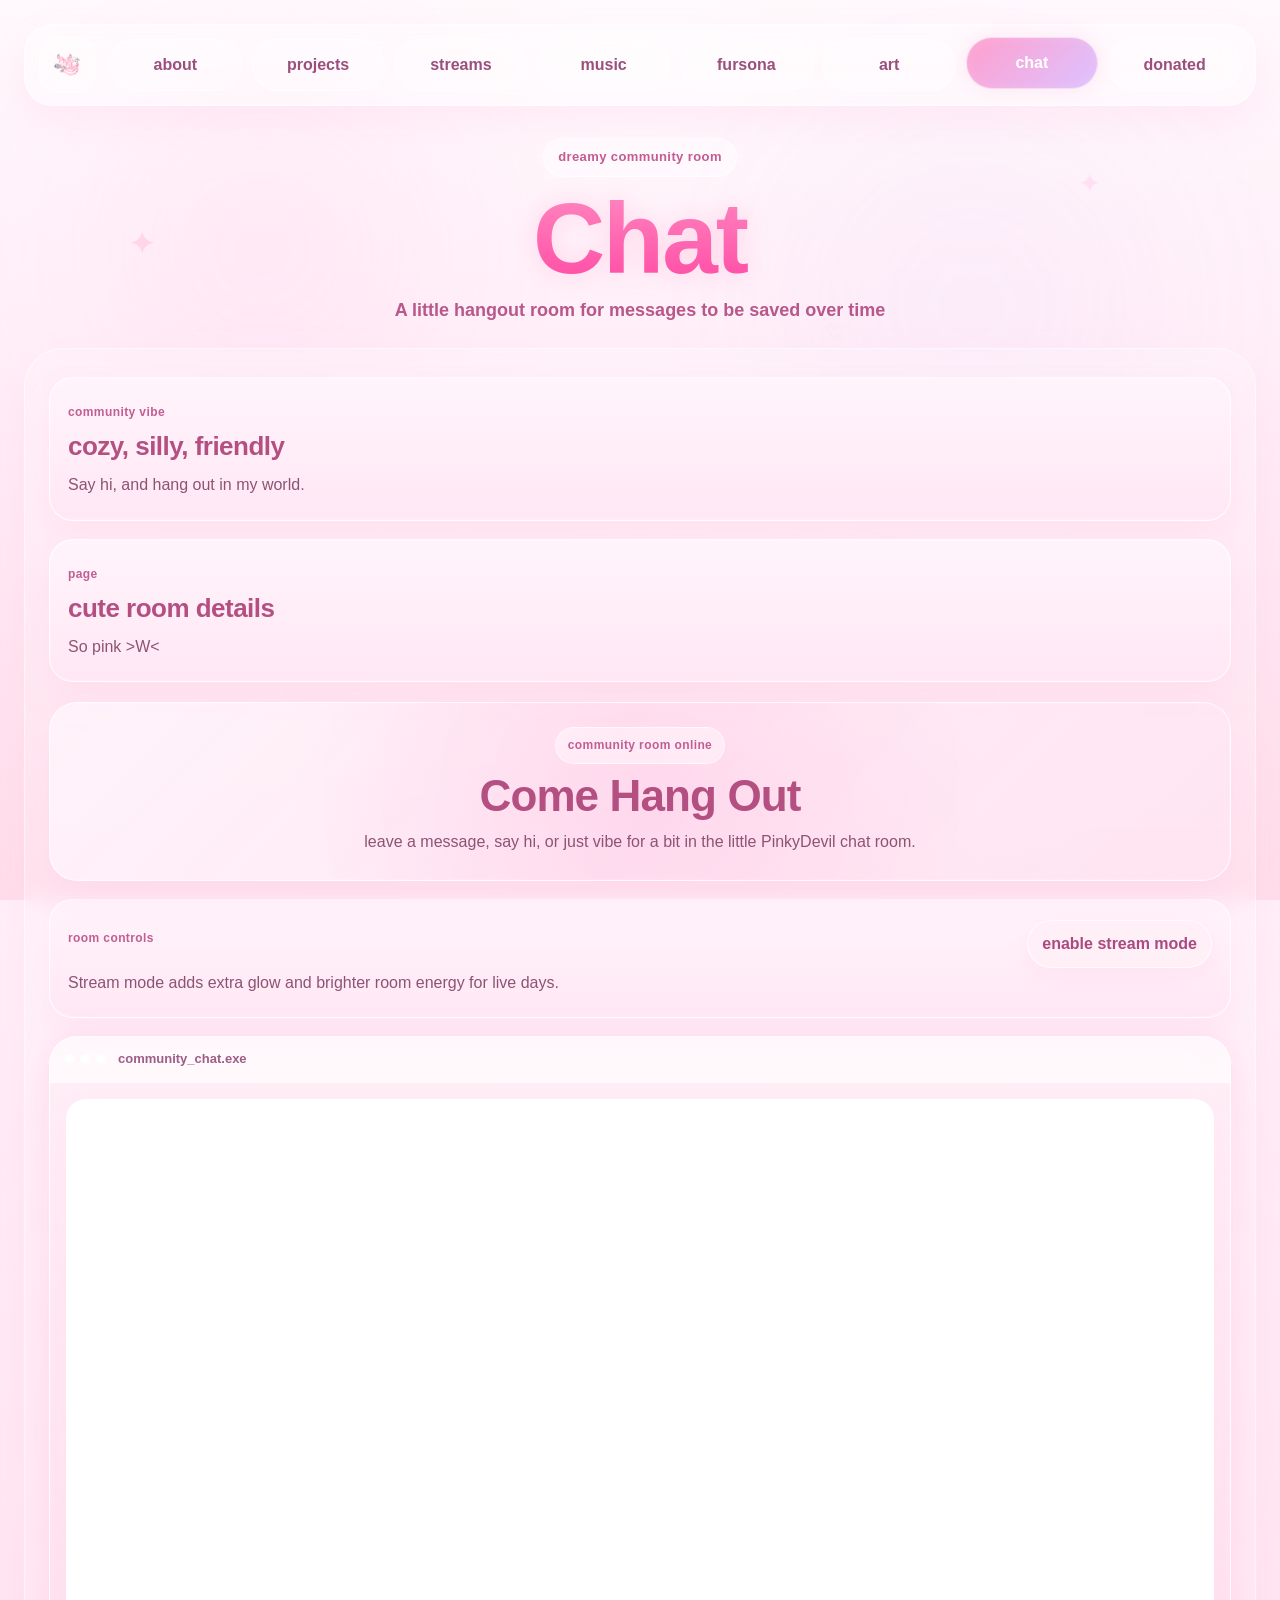
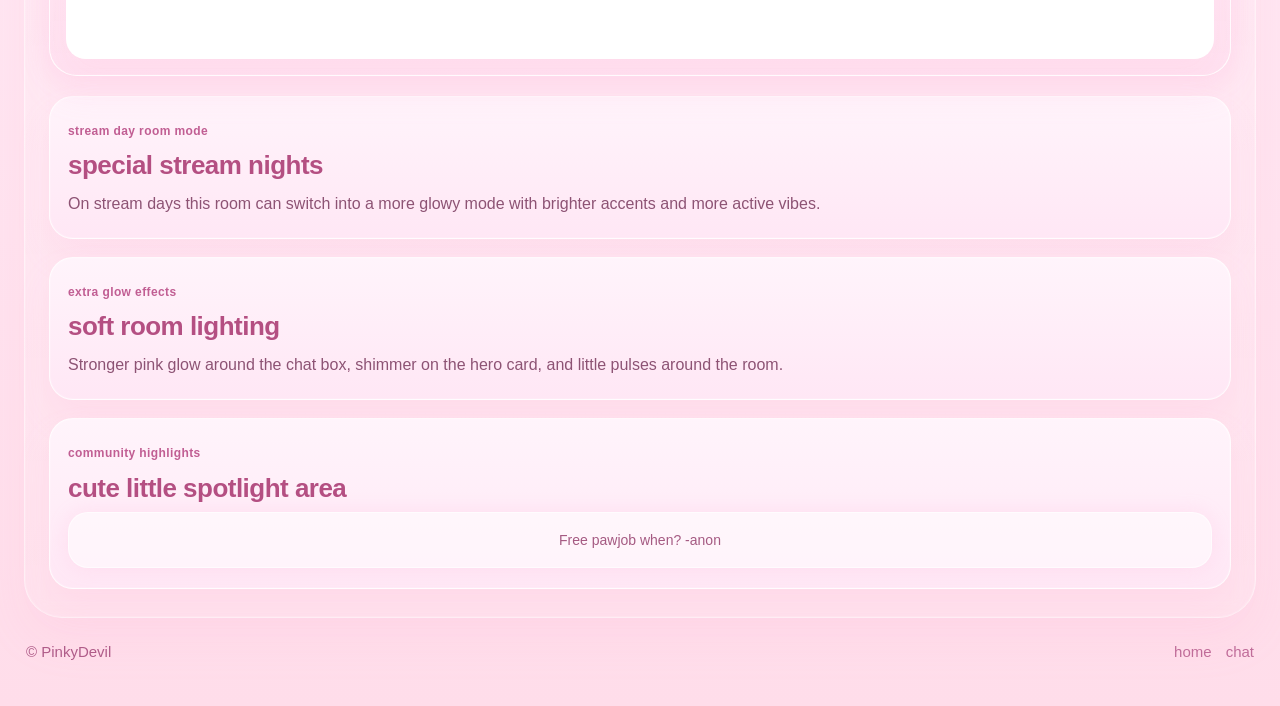
<file: pages/chat.html>
<!DOCTYPE html>
<html lang="en">
<head>
  <meta charset="UTF-8" />
  <meta name="viewport" content="width=device-width, initial-scale=1.0" />
  <title>Chat - PinkyDevil</title>
  <link rel="stylesheet" href="../css/site-magic.css" />
  <link rel="stylesheet" href="../css/style.css" />
  <link rel="stylesheet" href="../css/chat.css" />
</head>
<body>

  <div class="chatBg">
    <div class="chatGlow glow1"></div>
    <div class="chatGlow glow2"></div>
    <div class="chatGlow glow3"></div>

    <div class="chatSpark spark1">✦</div>
    <div class="chatSpark spark2">✦</div>
    <div class="chatSpark spark3">♡</div>
    <div class="chatSpark spark4">✦</div>
    <div class="chatSpark spark5">♡</div>

    <div class="chatGrid"></div>
  </div>

  <div class="pageShell">

    <nav class="topNav reveal">
      <a href="../index.html" class="navLogoWrap" aria-label="Go home">
        <img src="../images/logo.png" alt="PinkyDevil logo" class="navLogo" />
      </a>

      <div class="navLinks">
        <a href="about.html" class="navButton">about</a>
        <a href="projects.html" class="navButton">projects</a>
        <a href="streams.html" class="navButton">streams</a>
        <a href="music.html" class="navButton">music</a>
        <a href="fursona.html" class="navButton">fursona</a>
        <a href="art.html" class="navButton">art</a>
        <a href="chat.html" class="navButton active">chat</a>
        <a href="donated.html" class="navButton">donated</a>
      </div>
    </nav>

    <header class="chatHeader reveal delay1">
      <span class="chatTiny">dreamy community room</span>
      <h1 class="chatTitle">Chat</h1>
      <p class="chatSubtitle">
        A little hangout room for messages to be saved over time
      </p>
    </header>

    <main class="chatScene reveal delay2">
      <section class="communityRoom">

        <aside class="leftColumn">
          <article class="noteCard tiltedLeft reveal delay2 floatingCard">
            <span class="cardTag">community vibe</span>
            <h3>cozy, silly, friendly</h3>
            <p>
              Say hi, and hang out in my world.
            </p>
          </article>

          <article class="noteCard reveal delay3 floatingCard">
            <span class="cardTag">page</span>
            <h3>cute room details</h3>
            <p>
              So pink >W<
          </article>
        </aside>

        <section class="centerColumn">

          <article class="chatHeroCard reveal delay3">
            <div class="chatHeroGlow"></div>
            <div class="chatHeroContent">
              <span class="heroMini">community room online</span>
              <h2>Come Hang Out</h2>
              <p>
                leave a message, say hi, or just vibe for a bit in the little PinkyDevil chat room.
              </p>
            </div>
          </article>

          <article class="chatControlsCard reveal delay3 floatingCard">
            <div class="chatControlsTop">
              <span class="cardTag">room controls</span>
              <button id="streamModeToggle" class="streamModeBtn" type="button" aria-pressed="false">
                enable stream mode
              </button>
            </div>
            <p class="chatControlsText">
              Stream mode adds extra glow and brighter room energy for live days.
            </p>
          </article>

          <article class="chatEmbedCard reveal delay4">
            <div class="windowBar">
              <div class="windowDots">
                <span></span>
                <span></span>
                <span></span>
              </div>
              <span class="windowTitle">community_chat.exe</span>
            </div>

            <div class="chatEmbedWrap">
              <iframe
                src="https://www3.cbox.ws/box/?boxid=3539788&boxtag=lTfn4s"
                width="100%"
                height="560"
                allowtransparency="yes"
                allow="autoplay"
                frameborder="0"
                marginheight="0"
                marginwidth="0"
                scrolling="auto"
                title="PinkyDevil community chat">
              </iframe>
            </div>
          </article>

        </section>

        <aside class="rightColumn">
          <article class="infoCard reveal delay3 floatingCard">
            <span class="cardTag">stream day room mode</span>
            <h3>special stream nights</h3>
            <p>
              On stream days this room can switch into a more glowy mode with brighter accents and more active vibes.
            </p>
          </article>

          <article class="infoCard reveal delay4 floatingCard">
            <span class="cardTag">extra glow effects</span>
            <h3>soft room lighting</h3>
            <p>
              Stronger pink glow around the chat box, shimmer on the hero card, and little pulses around the room.
            </p>
          </article>

          <article class="infoCard reveal delay4 floatingCard">
            <span class="cardTag">community highlights</span>
            <h3>cute little spotlight area</h3>
            <div class="highlightCard">
              Free pawjob when? -anon
            </div>
          </article>
        </aside>

      </section>
    </main>

    <footer class="siteFooter reveal delay4">
      <div>© PinkyDevil</div>
      <div class="footerLinks">
        <a href="../index.html">home</a>
        <a href="chat.html">chat</a>
      </div>
    </footer>

  </div>

  <script src="../js/main.js"></script>
  <script>
    window.addEventListener("load", () => {
      const reveals = document.querySelectorAll(".reveal");
      reveals.forEach((item, index) => {
        setTimeout(() => {
          item.classList.add("show");
        }, 120 + index * 110);
      });
    });

    (function () {
      const toggle = document.getElementById("streamModeToggle");
      if (!toggle) return;

      const STORAGE_KEY = "pinkydevil-chat-stream-mode";

      function applyMode(enabled) {
        document.body.classList.toggle("streamMode", enabled);
        toggle.setAttribute("aria-pressed", enabled ? "true" : "false");
        toggle.textContent = enabled ? "disable stream mode" : "enable stream mode";
      }

      const saved = localStorage.getItem(STORAGE_KEY) === "true";
      applyMode(saved);

      toggle.addEventListener("click", () => {
        const enabled = !document.body.classList.contains("streamMode");
        applyMode(enabled);
        localStorage.setItem(STORAGE_KEY, String(enabled));
      });
    })();
  </script>
  <script src="../js/site-magic.js"></script>
  <script src="../js/ui-polish.js"></script>
</body>
</html>
</file>
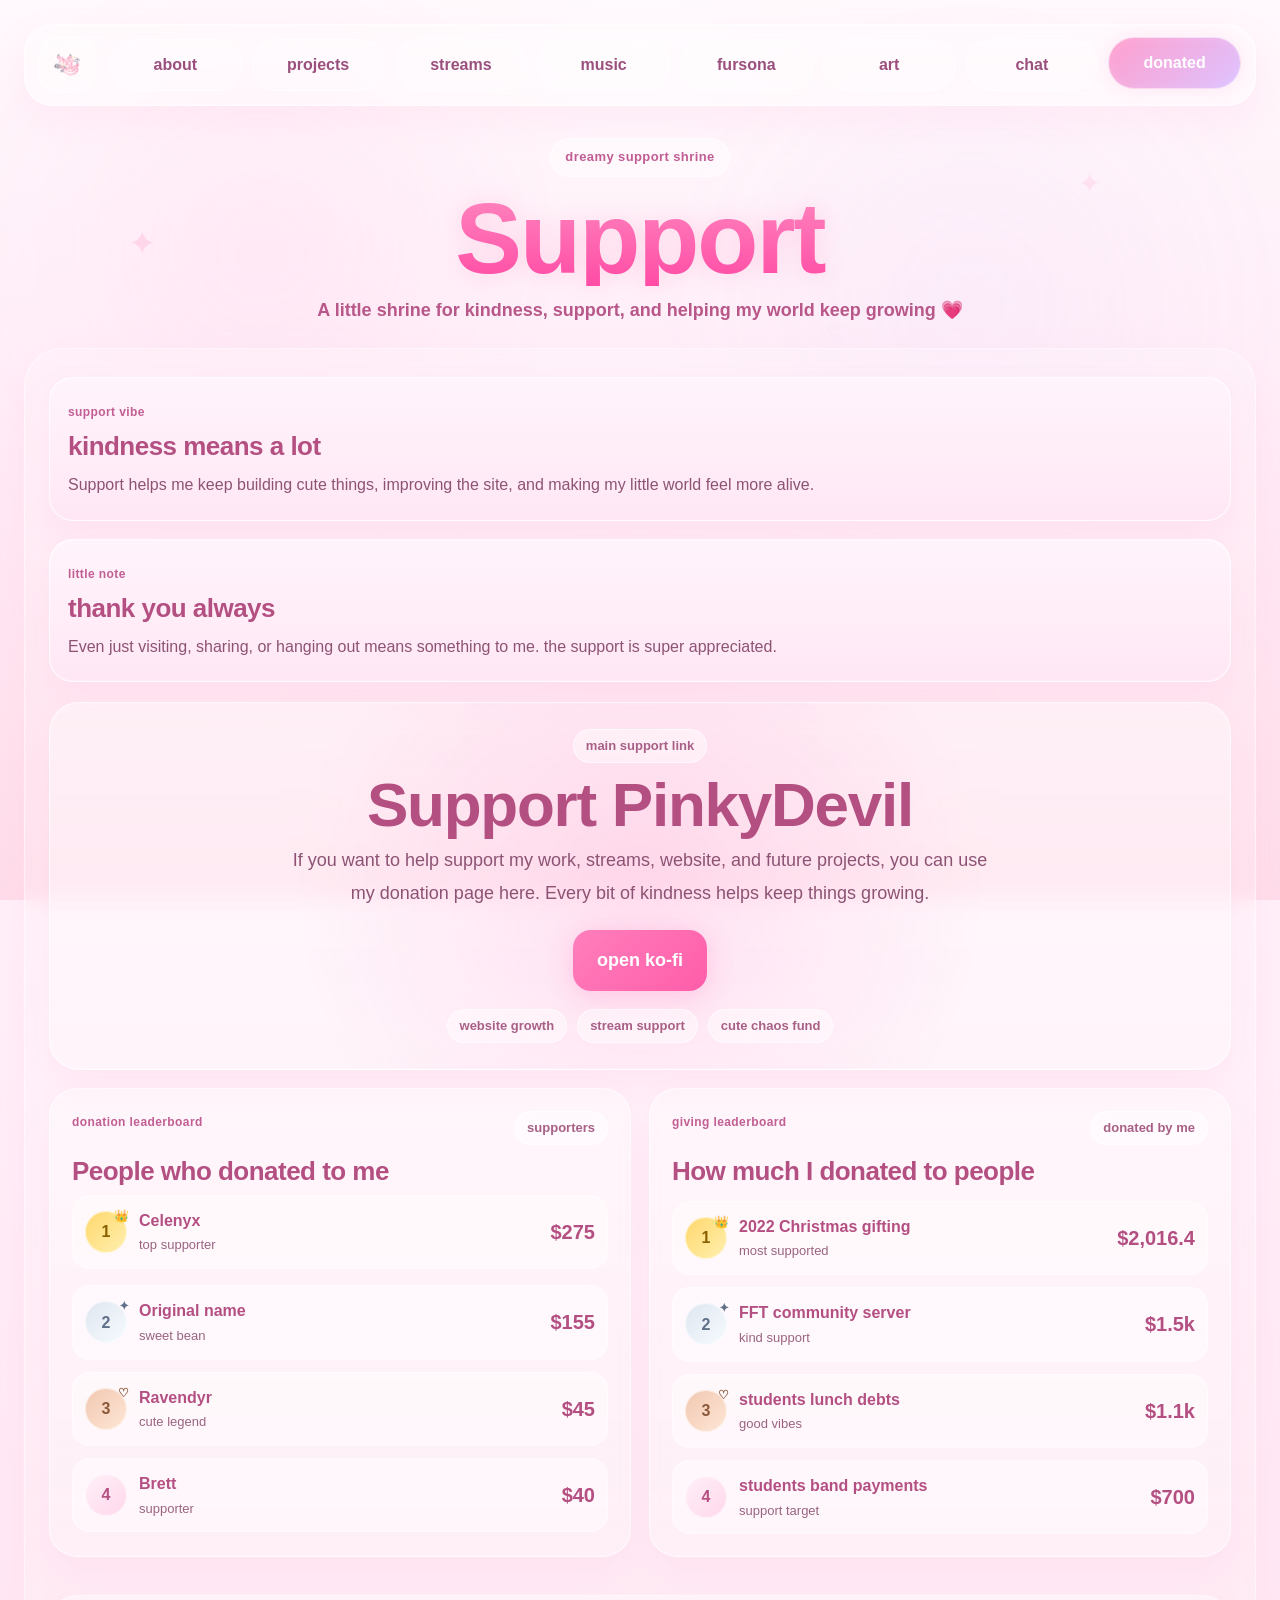
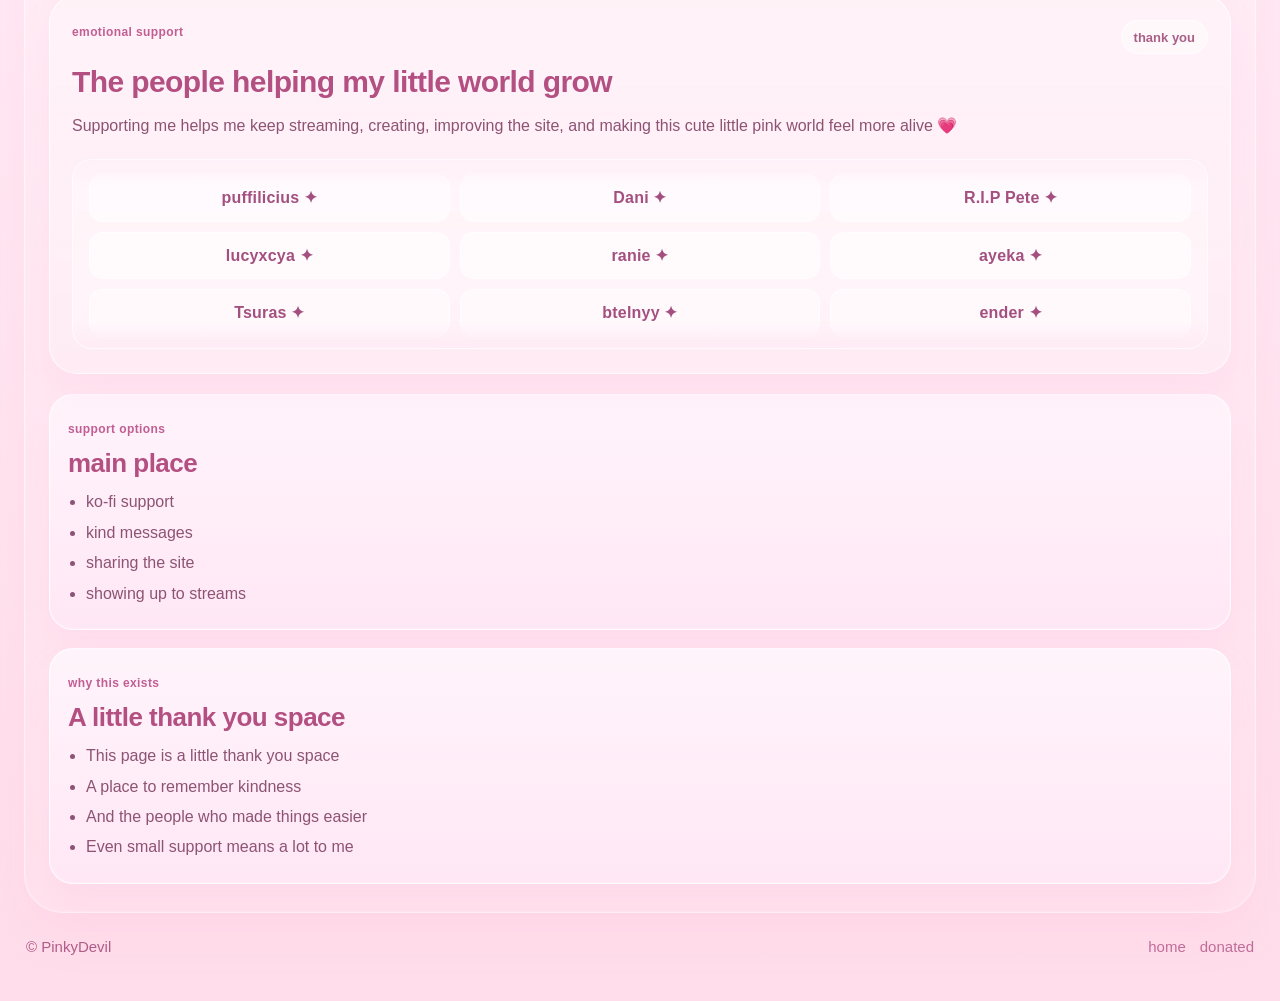
<file: pages/donated.html>
<!DOCTYPE html>
<html lang="en">
<head>
  <meta charset="UTF-8" />
  <meta name="viewport" content="width=device-width, initial-scale=1.0" />
  <title>Support - PinkyDevil</title>
  <link rel="stylesheet" href="../css/site-magic.css" />
  <link rel="stylesheet" href="../css/style.css" />
  <link rel="stylesheet" href="../css/donated.css" />
</head>
<body>

  <div class="donatedBg">
    <div class="donatedGlow glow1"></div>
    <div class="donatedGlow glow2"></div>
    <div class="donatedGlow glow3"></div>

    <div class="donatedSpark spark1">✦</div>
    <div class="donatedSpark spark2">✦</div>
    <div class="donatedSpark spark3">♡</div>
    <div class="donatedSpark spark4">✦</div>
    <div class="donatedSpark spark5">♡</div>

    <div class="donatedGrid"></div>
  </div>

  <div class="pageShell">

    <nav class="topNav reveal">
      <a href="../index.html" class="navLogoWrap" aria-label="Go home">
        <img src="../images/logo.png" alt="PinkyDevil logo" class="navLogo" />
      </a>

      <div class="navLinks">
        <a href="about.html" class="navButton">about</a>
        <a href="projects.html" class="navButton">projects</a>
        <a href="streams.html" class="navButton">streams</a>
        <a href="music.html" class="navButton">music</a>
        <a href="fursona.html" class="navButton">fursona</a>
        <a href="art.html" class="navButton">art</a>
        <a href="chat.html" class="navButton">chat</a>
        <a href="donated.html" class="navButton active">donated</a>
      </div>
    </nav>

    <header class="donatedHeader reveal delay1">
      <span class="donatedTiny">dreamy support shrine</span>
      <h1 class="donatedTitle">Support</h1>
      <p class="donatedSubtitle">
        A little shrine for kindness, support, and helping my world keep growing 💗
      </p>
    </header>

    <main class="donatedScene reveal delay2">
      <section class="supportShrine">

        <aside class="leftColumn">
          <article class="noteCard tiltedLeft reveal delay2 floatingCard">
            <span class="cardTag">support vibe</span>
            <h3>kindness means a lot</h3>
            <p>
              Support helps me keep building cute things, improving the site, and making my little world feel more alive.
            </p>
          </article>

          <article class="noteCard reveal delay3 floatingCard">
            <span class="cardTag">little note</span>
            <h3>thank you always</h3>
            <p>
              Even just visiting, sharing, or hanging out means something to me. the support is super appreciated.
            </p>
          </article>
        </aside>

        <section class="centerColumn">
          <article class="mainSupportCard reveal delay3">
            <div class="supportHalo"></div>

            <div class="mainSupportInner">
              <span class="heroMini">main support link</span>
              <h2>Support PinkyDevil</h2>
              <p>
                If you want to help support my work, streams, website, and future projects, you can use my donation page here.
                Every bit of kindness helps keep things growing.
              </p>

              <a
                href="https://ko-fi.com/pinkydevil"
                target="_blank"
                rel="noopener noreferrer"
                class="donationBtn"
              >
                open ko-fi
              </a>

              <div class="supportPills">
                <span>website growth</span>
                <span>stream support</span>
                <span>cute chaos fund</span>
              </div>
            </div>
          </article>

          <section class="leaderboards reveal delay4">

            <article class="leaderboardCard donationBoard floatingCard">
              <div class="leaderboardTop">
                <span class="cardTag">donation leaderboard</span>
                <span class="softPill">supporters</span>
              </div>

              <h3>People who donated to me</h3>

              <div class="leaderboardRow rank1">
                  <div class="rankBadge">1</div>
                  <div class="leaderboardPerson">
                    <strong>Celenyx</strong>
                    <span>top supporter</span>
                  </div>
                  <div class="leaderboardAmount">$275</div>
                </div>
              
              <div class="leaderboardList">
                <div class="leaderboardRow rank2">
                  <div class="rankBadge">2</div>
                  <div class="leaderboardPerson">
                    <strong>Original name</strong>
                    <span>sweet bean</span>
                  </div>
                  <div class="leaderboardAmount">$155</div>
                </div>

                <div class="leaderboardRow rank3">
                  <div class="rankBadge">3</div>
                  <div class="leaderboardPerson">
                    <strong>Ravendyr</strong>
                    <span>cute legend</span>
                  </div>
                  <div class="leaderboardAmount">$45</div>
                </div>

                <div class="leaderboardRow">
                  <div class="rankBadge">4</div>
                  <div class="leaderboardPerson">
                    <strong>Brett</strong>
                    <span>supporter</span>
                  </div>
                  <div class="leaderboardAmount">$40</div>
                </div>
              </div>
            </article>

            <article class="leaderboardCard givenBoard floatingCard">
              <div class="leaderboardTop">
                <span class="cardTag">giving leaderboard</span>
                <span class="softPill">donated by me</span>
              </div>

              <h3>How much I donated to people</h3>

              <div class="leaderboardList">
                <div class="leaderboardRow rank1">
                  <div class="rankBadge">1</div>
                  <div class="leaderboardPerson">
                    <strong>2022 Christmas gifting</strong>
                    <span>most supported</span>
                  </div>
                  <div class="leaderboardAmount">$2,016.4</div>
                </div>

                <div class="leaderboardRow rank2">
                  <div class="rankBadge">2</div>
                  <div class="leaderboardPerson">
                    <strong>FFT community server</strong>
                    <span>kind support</span>
                  </div>
                  <div class="leaderboardAmount">$1.5k</div>
                </div>

                <div class="leaderboardRow rank3">
                  <div class="rankBadge">3</div>
                  <div class="leaderboardPerson">
                    <strong>students lunch debts</strong>
                    <span>good vibes</span>
                  </div>
                  <div class="leaderboardAmount">$1.1k</div>
                </div>

                <div class="leaderboardRow">
                  <div class="rankBadge">4</div>
                  <div class="leaderboardPerson">
                    <strong>students band payments</strong>
                    <span>support target</span>
                  </div>
                  <div class="leaderboardAmount">$700</div>
                </div>
              </div>
            </article>

          </section>

          <section class="emotionalSupportSection reveal delay4">
            <article class="emotionalSupportCard floatingCard">
              <div class="emotionalSupportTop">
                <span class="cardTag">emotional support</span>
                <span class="softPill">thank you</span>
              </div>

              <h3>The people helping my little world grow</h3>

              <p class="emotionalSupportText">
                Supporting me helps me keep streaming, creating, improving the site,
                and making this cute little pink world feel more alive 💗
              </p>

              <div class="supportNameScroller">
                <div class="supportNameTrack" id="supportNameTrack"></div>
              </div>
            </article>
          </section>
        </section>

        <aside class="rightColumn">
          <article class="infoCard reveal delay3 floatingCard">
            <span class="cardTag">support options</span>
            <h3>main place</h3>
            <ul class="infoList">
              <li>ko-fi support</li>
              <li>kind messages</li>
              <li>sharing the site</li>
              <li>showing up to streams</li>
            </ul>
          </article>

          <!-- ✅ UPDATED CARD (Option B) -->
          <article class="infoCard reveal delay4 floatingCard">
            <span class="cardTag">why this exists</span>
            <h3>A little thank you space</h3>
            <ul class="infoList">
              <li>This page is a little thank you space</li>
              <li>A place to remember kindness</li>
              <li>And the people who made things easier</li>
              <li>Even small support means a lot to me</li>
            </ul>
          </article>

        </aside>

      </section>
    </main>

    <footer class="siteFooter reveal delay4">
      <div>© PinkyDevil</div>
      <div class="footerLinks">
        <a href="../index.html">home</a>
        <a href="donated.html">donated</a>
      </div>
    </footer>

  </div>

  <script src="../js/main.js"></script>
  <script>
    window.addEventListener("load", () => {
      const reveals = document.querySelectorAll(".reveal");
      reveals.forEach((item, index) => {
        setTimeout(() => {
          item.classList.add("show");
        }, 120 + index * 110);
      });

      const supportNames = [
        "Original name","Lilacy devil","Dani","nainai","celenyxie","btelnyy","leewolverine","redro","feroline","lucyxcya","lonkgobonk","Brett","Daniel","max","ranie","crashy","puffilicius","Tsuras","astroxu","ayeka","cooldude1943","jam","mel0n","milk","Procyon","protonPerson","yeenclave","gray joestar","Langting","R.I.P Jackson","R.I.P Trina","R.I.P Jacob","R.I.P Theo","R.I.P Eugene Johnny","R.I.P Oliver","moony","ender","La chévre","✦ нαкυ ✦ ","toasty","R.I.P Pete","Wyxnn","R.I.P zion","Rain"
      ];

      function shuffleArray(array) {
        const arr = [...array];
        for (let i = arr.length - 1; i > 0; i--) {
          const j = Math.floor(Math.random() * (i + 1));
          [arr[i], arr[j]] = [arr[j], arr[i]];
        }
        return arr;
      }

      function buildSupportRows(names) {
        const rows = [];
        for (let i = 0; i < names.length; i += 3) {
          rows.push(names.slice(i, i + 3));
        }
        return rows;
      }

      const track = document.getElementById("supportNameTrack");
      if (track) {
        const rows = buildSupportRows(shuffleArray(supportNames));
        const doubledRows = [...rows, ...rows];

        track.innerHTML = doubledRows.map(group => `
          <div class="supportNameRow">
            ${group.map(name => `<span>${name} ✦</span>`).join("")}
          </div>
        `).join("");
      }
    });
  </script>

  <script src="../js/site-magic.js"></script>
  <script src="../js/ui-polish.js"></script>
</body>
</html>
</file>
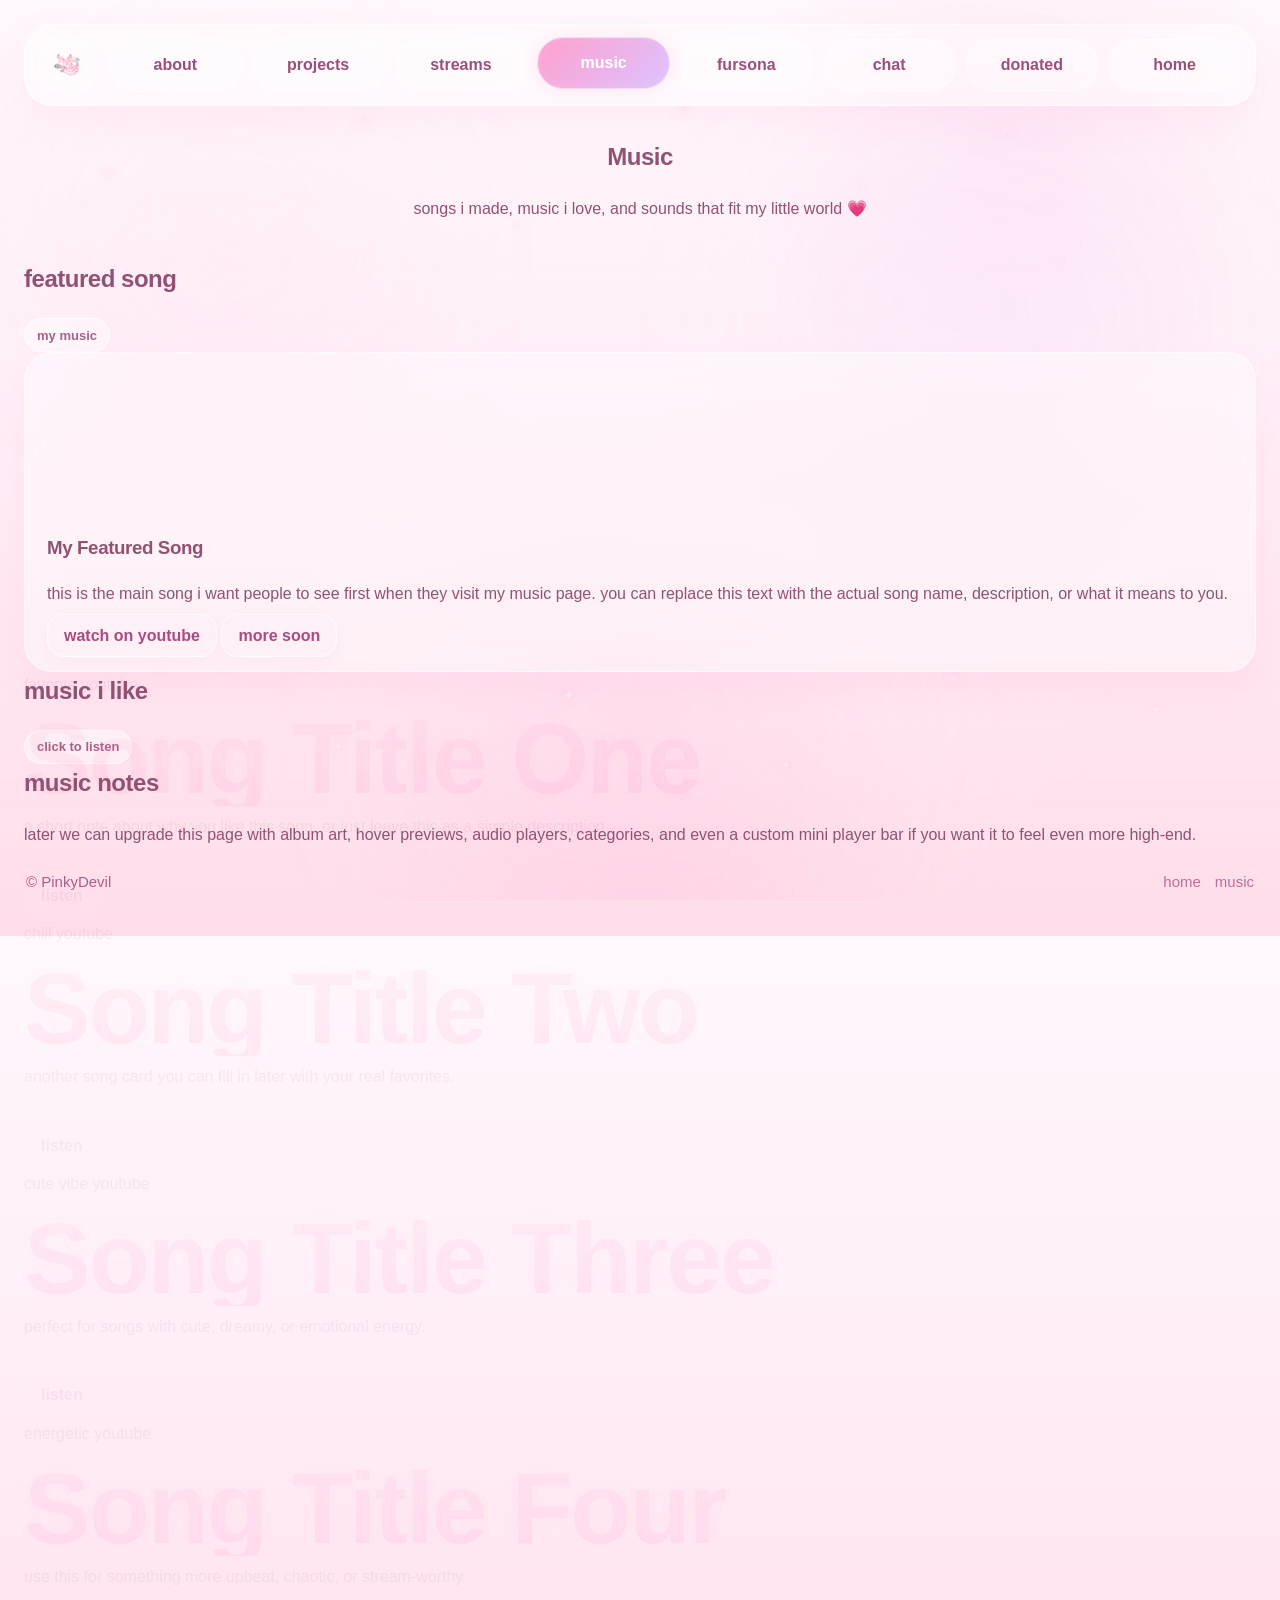
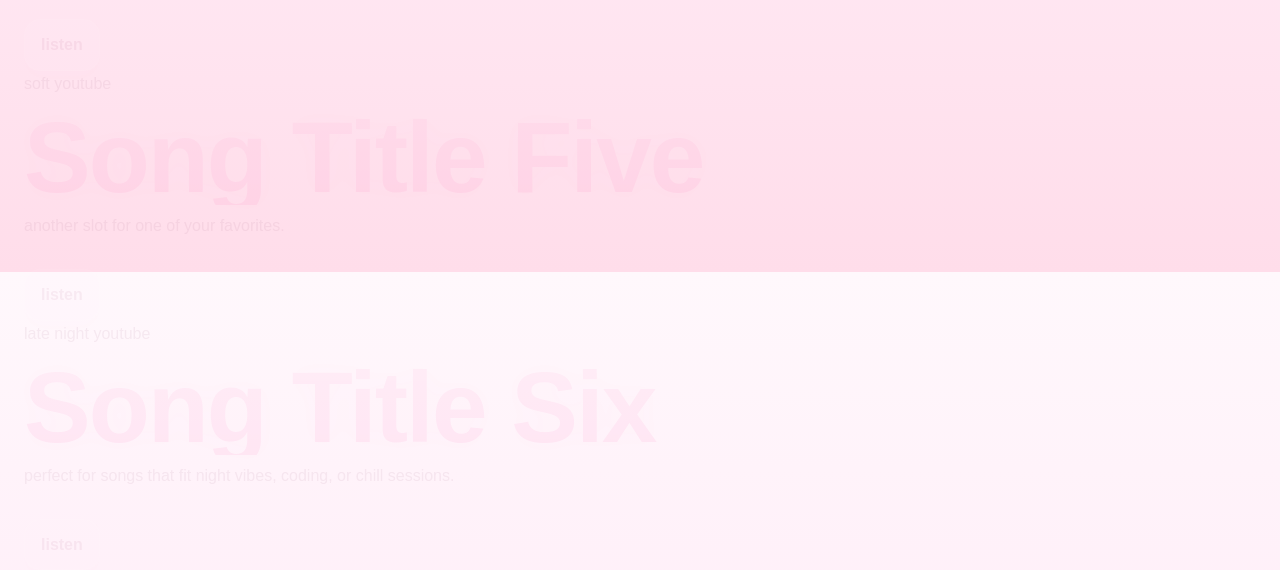
<file: pages/muisc.html>
<!DOCTYPE html>
<html lang="en">
<head>
  <meta charset="UTF-8" />
  <meta name="viewport" content="width=device-width, initial-scale=1.0" />
  <title>Music - PinkyDevil</title>

  <link rel="stylesheet" href="../css/style.css" />
  <link rel="stylesheet" href="../css/music.css" />
</head>
<body>

  <div class="checkerBackground"></div>

  <div class="pageShell">

    <nav class="topNav reveal">
      <a href="../index.html" class="navLogoWrap">
        <img src="../images/logo.png" alt="PinkyDevil logo" class="navLogo" />
      </a>

      <div class="navLinks">
        <a href="about.html" class="navButton">about</a>
        <a href="projects.html" class="navButton">projects</a>
        <a href="streams.html" class="navButton">streams</a>
        <a href="music.html" class="navButton active">music</a>
        <a href="fursona.html" class="navButton">fursona</a>
        <a href="chat.html" class="navButton">chat</a>
        <a href="donated.html" class="navButton">donated</a>
        <a href="../index.html" class="navButton">home</a>
      </div>
    </nav>

    <main class="musicFrame reveal delay1">

      <section class="musicHeader">
        <div class="headerPattern"></div>
        <h1 class="siteTitle glowText">Music</h1>
        <p class="pageSubtitle">
          songs i made, music i love, and sounds that fit my little world 💗
        </p>
      </section>

      <section class="featuredSection reveal delay2">
        <div class="sectionTop">
          <h2 class="glowTextSmall">featured song</h2>
          <span class="softPill">my music</span>
        </div>

        <div class="featuredCard">
          <div class="featuredVideoWrap">
            <!-- replace VIDEO_ID with your actual YouTube video id -->
            <iframe
              src="https://www.youtube.com/embed/VIDEO_ID"
              title="Featured song"
              frameborder="0"
              allow="accelerometer; autoplay; clipboard-write; encrypted-media; gyroscope; picture-in-picture; web-share"
              allowfullscreen>
            </iframe>
          </div>

          <div class="featuredInfo">
            <h3>My Featured Song</h3>
            <p>
              this is the main song i want people to see first when they visit my music page.
              you can replace this text with the actual song name, description, or what it means to you.
            </p>

            <div class="featuredButtons">
              <a href="https://www.youtube.com/watch?v=VIDEO_ID" target="_blank" rel="noopener noreferrer" class="musicBtn btn-watch">watch on youtube</a>
              <a href="#" class="musicBtn btn-more">more soon</a>
            </div>
          </div>
        </div>
      </section>

      <section class="musicListSection reveal delay3">
        <div class="sectionTop">
          <h2 class="glowTextSmall">music i like</h2>
          <span class="softPill">click to listen</span>
        </div>

        <div class="musicGrid">

          <article class="musicCard">
            <div class="musicCardTop">
              <span class="musicTag">favorite</span>
              <span class="musicType">youtube</span>
            </div>
            <h3 class="musicTitle">Song Title One</h3>
            <p class="musicText">
              a short note about why you like this song, or just leave this as a simple description.
            </p>
            <a href="https://www.youtube.com/watch?v=VIDEO_ID_1" target="_blank" rel="noopener noreferrer" class="musicCardBtn">listen</a>
          </article>

          <article class="musicCard">
            <div class="musicCardTop">
              <span class="musicTag">chill</span>
              <span class="musicType">youtube</span>
            </div>
            <h3 class="musicTitle">Song Title Two</h3>
            <p class="musicText">
              another song card you can fill in later with your real favorites.
            </p>
            <a href="https://www.youtube.com/watch?v=VIDEO_ID_2" target="_blank" rel="noopener noreferrer" class="musicCardBtn">listen</a>
          </article>

          <article class="musicCard">
            <div class="musicCardTop">
              <span class="musicTag">cute vibe</span>
              <span class="musicType">youtube</span>
            </div>
            <h3 class="musicTitle">Song Title Three</h3>
            <p class="musicText">
              perfect for songs with cute, dreamy, or emotional energy.
            </p>
            <a href="https://www.youtube.com/watch?v=VIDEO_ID_3" target="_blank" rel="noopener noreferrer" class="musicCardBtn">listen</a>
          </article>

          <article class="musicCard">
            <div class="musicCardTop">
              <span class="musicTag">energetic</span>
              <span class="musicType">youtube</span>
            </div>
            <h3 class="musicTitle">Song Title Four</h3>
            <p class="musicText">
              use this for something more upbeat, chaotic, or stream-worthy.
            </p>
            <a href="https://www.youtube.com/watch?v=VIDEO_ID_4" target="_blank" rel="noopener noreferrer" class="musicCardBtn">listen</a>
          </article>

          <article class="musicCard">
            <div class="musicCardTop">
              <span class="musicTag">soft</span>
              <span class="musicType">youtube</span>
            </div>
            <h3 class="musicTitle">Song Title Five</h3>
            <p class="musicText">
              another slot for one of your favorites.
            </p>
            <a href="https://www.youtube.com/watch?v=VIDEO_ID_5" target="_blank" rel="noopener noreferrer" class="musicCardBtn">listen</a>
          </article>

          <article class="musicCard">
            <div class="musicCardTop">
              <span class="musicTag">late night</span>
              <span class="musicType">youtube</span>
            </div>
            <h3 class="musicTitle">Song Title Six</h3>
            <p class="musicText">
              perfect for songs that fit night vibes, coding, or chill sessions.
            </p>
            <a href="https://www.youtube.com/watch?v=VIDEO_ID_6" target="_blank" rel="noopener noreferrer" class="musicCardBtn">listen</a>
          </article>

        </div>
      </section>

      <section class="musicNotesSection reveal delay4">
        <div class="notesCard">
          <h2 class="glowTextSmall">music notes</h2>
          <p>
            later we can upgrade this page with album art, hover previews, audio players,
            categories, and even a custom mini player bar if you want it to feel even more high-end.
          </p>
        </div>
      </section>

    </main>

    <footer class="siteFooter reveal delay4">
      <div>© PinkyDevil</div>
      <div class="footerLinks">
        <a href="../index.html">home</a>
        <a href="music.html">music</a>
      </div>
    </footer>

  </div>

  <script src="../js/main.js"></script>
  <script>
    window.addEventListener("load", () => {
      const reveals = document.querySelectorAll(".reveal");
      reveals.forEach((item, index) => {
        setTimeout(() => {
          item.classList.add("show");
        }, 120 + index * 110);
      });
    });
  </script>
</body>
</html>
</file>
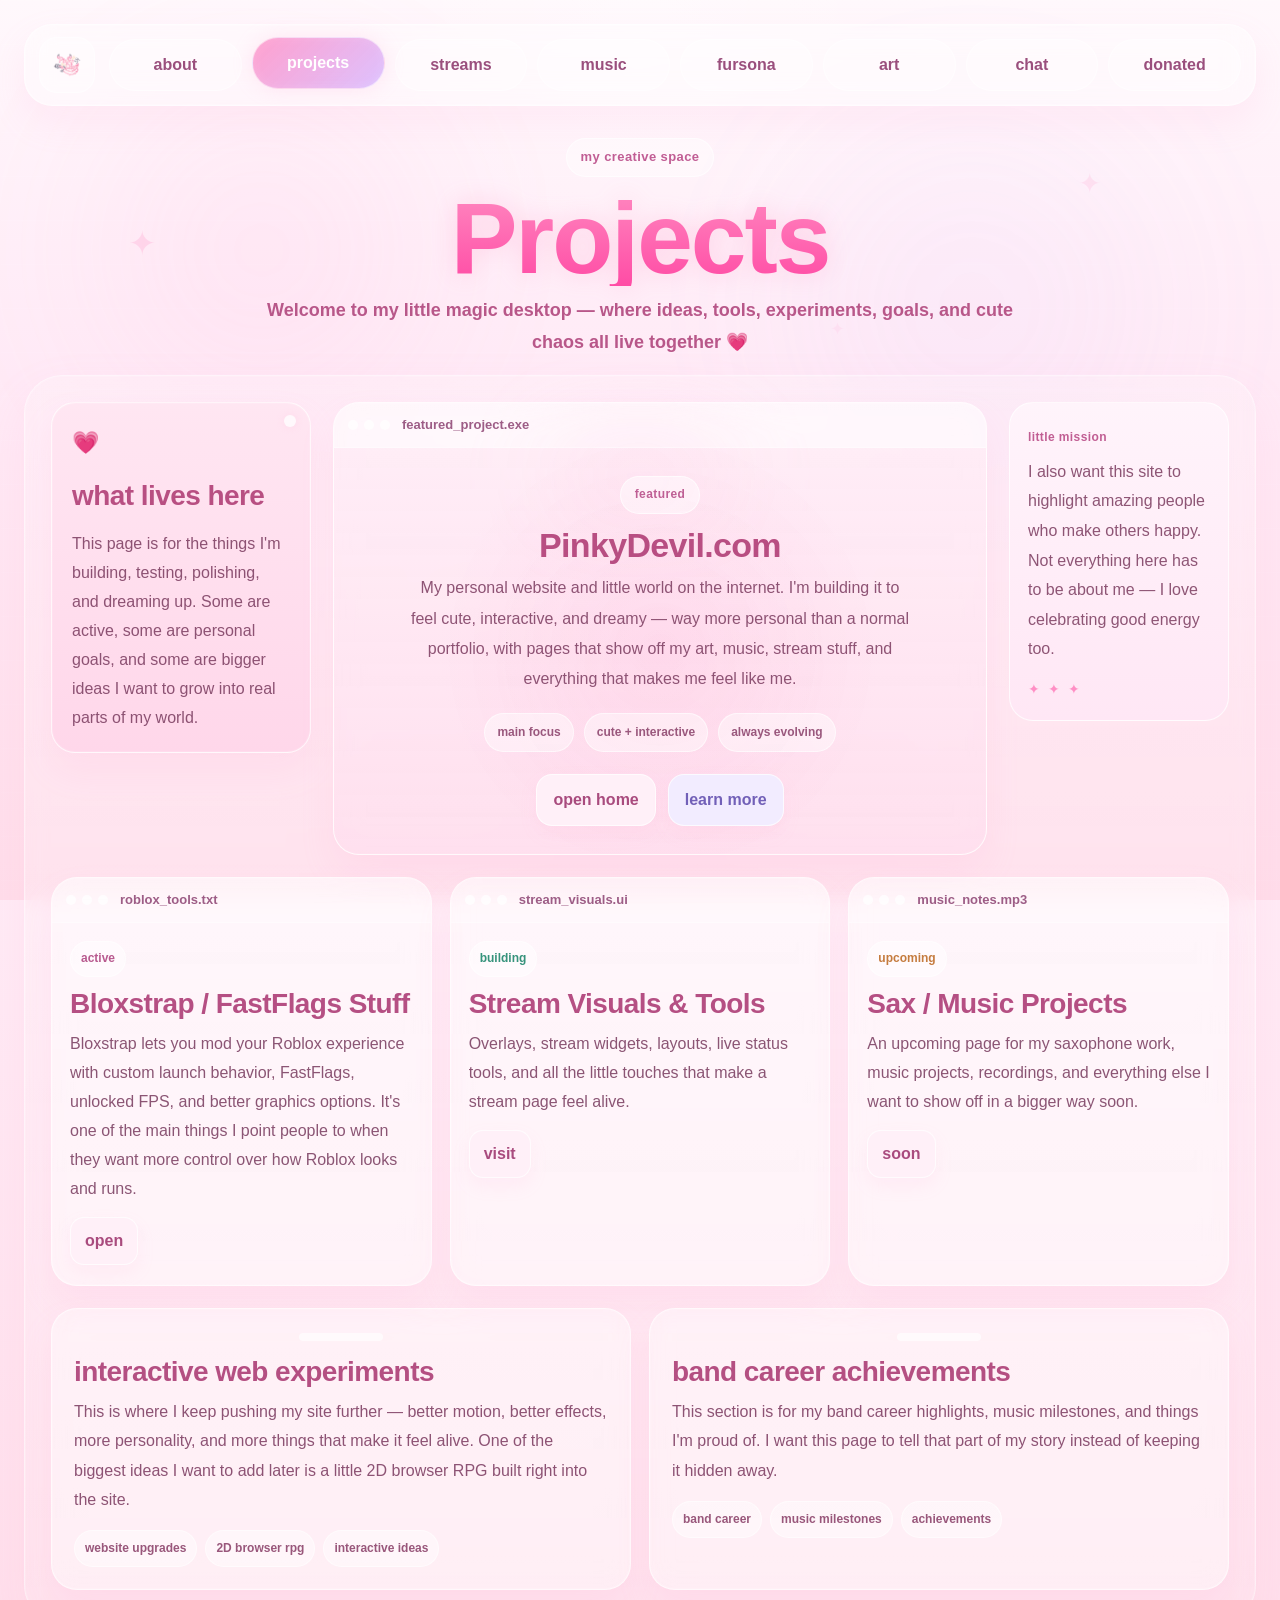
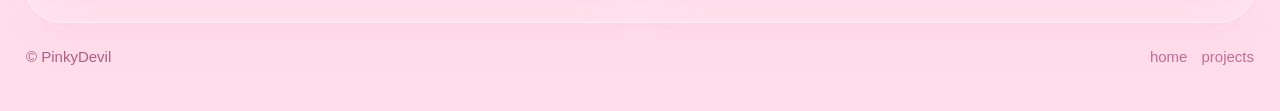
<file: pages/projects.html>
<!DOCTYPE html>
<html lang="en">
<head>
  <meta charset="UTF-8" />
  <meta name="viewport" content="width=device-width, initial-scale=1.0" />
  <title>Projects - PinkyDevil</title>
  <link rel="stylesheet" href="../css/site-magic.css" />
  <link rel="stylesheet" href="../css/style.css" />
  <link rel="stylesheet" href="../css/projects.css" />
</head>
<body>

  <div class="roomBg">
    <div class="bgGlow bgGlow1"></div>
    <div class="bgGlow bgGlow2"></div>
    <div class="bgGlow bgGlow3"></div>

    <div class="spark spark1">✦</div>
    <div class="spark spark2">✦</div>
    <div class="spark spark3">✦</div>
    <div class="spark spark4">♡</div>
    <div class="spark spark5">♡</div>

    <div class="wallPattern"></div>
  </div>

  <div class="pageShell">

    <nav class="topNav reveal">
      <a href="../index.html" class="navLogoWrap">
        <img src="../images/logo.png" alt="PinkyDevil logo" class="navLogo" />
      </a>

      <div class="navLinks">
        <a href="about.html" class="navButton">about</a>
        <a href="projects.html" class="navButton active">projects</a>
        <a href="streams.html" class="navButton">streams</a>
        <a href="music.html" class="navButton">music</a>
        <a href="fursona.html" class="navButton">fursona</a>
        <a href="art.html" class="navButton">art</a>
        <a href="chat.html" class="navButton">chat</a>
        <a href="donated.html" class="navButton">donated</a>
      </div>
    </nav>

    <header class="roomHeader reveal delay1">
      <span class="roomTiny">my creative space</span>
      <h1 class="roomTitle">Projects</h1>
      <p class="roomSubtitle">
        Welcome to my little magic desktop — where ideas, tools, experiments, goals, and cute chaos all live together 💗
      </p>
    </header>

    <main class="desktopScene reveal delay2">

      <section class="deskSurface">

        <div class="deskTopBand">
          <div class="deskLampGlow"></div>

          <article class="sideWidget stickyWidget reveal delay2 floatingCard">
            <div class="widgetPin"></div>
            <span class="widgetEmoji">💗</span>
            <h3>what lives here</h3>
            <p>
              This page is for the things I'm building, testing, polishing, and dreaming up.
              Some are active, some are personal goals, and some are bigger ideas I want to grow into real parts of my world.
            </p>
          </article>

          <article class="mainMonitor reveal delay2">
            <div class="windowBar">
              <div class="windowDots">
                <span></span>
                <span></span>
                <span></span>
              </div>
              <span class="windowTitle">featured_project.exe</span>
            </div>

            <div class="monitorScreen">
              <div class="monitorShine"></div>

              <div class="monitorContent">
                <span class="miniLabel">featured</span>
                <h2>PinkyDevil.com</h2>
                <p>
                  My personal website and little world on the internet.
                  I'm building it to feel cute, interactive, and dreamy — way more personal than a normal portfolio,
                  with pages that show off my art, music, stream stuff, and everything that makes me feel like me.
                </p>

                <div class="monitorTags">
                  <span>main focus</span>
                  <span>cute + interactive</span>
                  <span>always evolving</span>
                </div>

                <div class="monitorButtons">
                  <a href="../index.html" class="deskBtn">open home</a>
                  <a href="about.html" class="deskBtn alt">learn more</a>
                </div>
              </div>
            </div>
          </article>

          <article class="sideWidget statusWidget reveal delay3 floatingCard">
            <span class="statusLabel">little mission</span>
            <p>
              I also want this site to highlight amazing people who make others happy.
              Not everything here has to be about me — I love celebrating good energy too.
            </p>
            <div class="statusStars">
              <span>✦</span>
              <span>✦</span>
              <span>✦</span>
            </div>
          </article>
        </div>

        <div class="deskShelf reveal delay3">
          <article class="appCard">
            <div class="windowBar">
              <div class="windowDots">
                <span></span>
                <span></span>
                <span></span>
              </div>
              <span class="windowTitle">roblox_tools.txt</span>
            </div>

            <div class="appBody">
              <span class="miniTag">active</span>
              <h3>Bloxstrap / FastFlags Stuff</h3>
              <p>
                Bloxstrap lets you mod your Roblox experience with custom launch behavior, FastFlags,
                unlocked FPS, and better graphics options. It's one of the main things I point people to
                when they want more control over how Roblox looks and runs.
              </p>
              <a href="https://bloxstraplabs.com" class="deskBtn small" target="_blank" rel="noopener noreferrer">open</a>
            </div>
          </article>

          <article class="appCard">
            <div class="windowBar">
              <div class="windowDots">
                <span></span>
                <span></span>
                <span></span>
              </div>
              <span class="windowTitle">stream_visuals.ui</span>
            </div>

            <div class="appBody">
              <span class="miniTag mint">building</span>
              <h3>Stream Visuals &amp; Tools</h3>
              <p>
                Overlays, stream widgets, layouts, live status tools, and all the little touches that make a stream page feel alive.
              </p>
              <a href="streams.html" class="deskBtn small">visit</a>
            </div>
          </article>

          <article class="appCard">
            <div class="windowBar">
              <div class="windowDots">
                <span></span>
                <span></span>
                <span></span>
              </div>
              <span class="windowTitle">music_notes.mp3</span>
            </div>

            <div class="appBody">
              <span class="miniTag peach">upcoming</span>
              <h3>Sax / Music Projects</h3>
              <p>
                An upcoming page for my saxophone work, music projects, recordings,
                and everything else I want to show off in a bigger way soon.
              </p>
              <a href="#" class="deskBtn small">soon</a>
            </div>
          </article>
        </div>

        <div class="deskBottom reveal delay4">
          <article class="drawerCard">
            <div class="drawerHandle"></div>
            <h3>interactive web experiments</h3>
            <p>
              This is where I keep pushing my site further — better motion, better effects,
              more personality, and more things that make it feel alive.
              One of the biggest ideas I want to add later is a little 2D browser RPG built right into the site.
            </p>
            <div class="drawerTags">
              <span>website upgrades</span>
              <span>2D browser rpg</span>
              <span>interactive ideas</span>
            </div>
          </article>

          <article class="drawerCard">
            <div class="drawerHandle"></div>
            <h3>band career achievements</h3>
            <p>
              This section is for my band career highlights, music milestones, and things I'm proud of.
              I want this page to tell that part of my story instead of keeping it hidden away.
            </p>
            <div class="drawerTags">
              <span>band career</span>
              <span>music milestones</span>
              <span>achievements</span>
            </div>
          </article>
        </div>

      </section>
    </main>

    <footer class="siteFooter reveal delay4">
      <div>© PinkyDevil</div>
      <div class="footerLinks">
        <a href="../index.html">home</a>
        <a href="projects.html">projects</a>
      </div>
    </footer>

  </div>

  <script src="../js/main.js"></script>
  <script>
    window.addEventListener("load", () => {
      const reveals = document.querySelectorAll(".reveal");
      reveals.forEach((item, index) => {
        setTimeout(() => {
          item.classList.add("show");
        }, 120 + index * 110);
      });
    });
  </script>
  <script src="../js/site-magic.js"></script>
  <script src="../js/ui-polish.js"></script>
</body>
</html>
</file>
<file: css/site-magic.css>
/* ========================= */
/* GLOBAL MAGIC PASS */
/* ========================= */

/* background breathing */
.homeBg,
.aboutBg,
.streamsBg,
.donatedBg,
.artBg,
.fursonaBg,
.musicBg,
.chatBg,
.projectsBg {
  background-size: 100% 100%;
  animation: siteBgShift 18s ease-in-out infinite;
}

@keyframes siteBgShift {
  0%, 100% {
    filter: saturate(1) brightness(1);
  }
  50% {
    filter: saturate(1.04) brightness(1.02);
  }
}

/* slower glow drift + tiny opacity pulse */
.aboutGlow,
.streamsGlow,
.donatedGlow,
.artGlow,
.fursonaGlow,
.musicGlow,
.chatGlow,
.projectsGlow {
  animation:
    siteGlowFloat 22s ease-in-out infinite,
    siteGlowBreathe 7s ease-in-out infinite !important;
}

/* home page support */
.homeNebula,
.homeCloud {
  animation:
    siteGlowFloat 22s ease-in-out infinite,
    siteGlowBreathe 7s ease-in-out infinite;
}

/* make sparkles drift a little softer */
.aboutSpark,
.streamsSpark,
.donatedSpark,
.artSpark,
.fursonaSpark,
.musicSpark,
.chatSpark,
.projectsSpark,
.homeStar {
  animation: siteSparkFloat 10s ease-in-out infinite !important;
}

@keyframes siteGlowFloat {
  0%, 100% {
    transform: translate(0, 0) scale(1);
  }
  50% {
    transform: translate(12px, -10px) scale(1.04);
  }
}

@keyframes siteGlowBreathe {
  0%, 100% {
    opacity: 0.30;
  }
  50% {
    opacity: 0.44;
  }
}

@keyframes siteSparkFloat {
  0%, 100% {
    transform: translateY(0px) rotate(0deg);
    opacity: 0.22;
  }
  50% {
    transform: translateY(-8px) rotate(4deg);
    opacity: 0.34;
  }
}

/* logo pulse on hover */
.navLogoWrap:hover .navLogo,
.navLogoWrap:focus-visible .navLogo {
  animation: logoPulse 1.2s ease-in-out infinite;
  filter: drop-shadow(0 0 14px rgba(255, 120, 190, 0.45));
}

@keyframes logoPulse {
  0%, 100% {
    transform: scale(1);
  }
  50% {
    transform: scale(1.08);
  }
}

/* click hearts */
.clickHeart {
  position: fixed;
  pointer-events: none;
  transform: translate(-50%, -50%);
  color: #ff7ebb;
  font-size: 22px;
  z-index: 9999;
  animation: clickHeartFloat 0.9s ease-out forwards;
  text-shadow: 0 0 12px rgba(255, 120, 190, 0.35);
  user-select: none;
}

@keyframes clickHeartFloat {
  0% {
    opacity: 0.95;
    transform: translate(-50%, -50%) scale(0.7);
  }
  100% {
    opacity: 0;
    transform: translate(-50%, -95px) scale(1.4) rotate(8deg);
  }
}

/* cursor sparkles */
.cursorSparkle {
  position: fixed;
  pointer-events: none;
  z-index: 9998;
  transform: translate(-50%, -50%);
  color: rgba(255, 128, 190, 0.85);
  font-size: 12px;
  text-shadow: 0 0 10px rgba(255, 120, 190, 0.32);
  animation: cursorSparkleFade 0.7s ease-out forwards;
  user-select: none;
}

@keyframes cursorSparkleFade {
  0% {
    opacity: 0.9;
    transform: translate(-50%, -50%) scale(0.7);
  }
  100% {
    opacity: 0;
    transform: translate(-50%, -22px) scale(1.25) rotate(12deg);
  }
}

/* parallax smoothing */
.homeNebula,
.homeCloud,
.homeStar,
.miniHeart {
  transition: transform 0.22s ease-out;
  will-change: transform;
}

/* ========================= */
/* AURA MODE ACTIVE */
/* ========================= */

body.auraMode .homeBg,
body.auraMode .aboutBg,
body.auraMode .streamsBg,
body.auraMode .donatedBg,
body.auraMode .artBg,
body.auraMode .fursonaBg,
body.auraMode .musicBg,
body.auraMode .chatBg,
body.auraMode .projectsBg {
  filter: saturate(1.09) brightness(1.04);
}

body.auraMode .homeNebula,
body.auraMode .homeCloud,
body.auraMode .aboutGlow,
body.auraMode .streamsGlow,
body.auraMode .donatedGlow,
body.auraMode .artGlow,
body.auraMode .fursonaGlow,
body.auraMode .musicGlow,
body.auraMode .chatGlow,
body.auraMode .projectsGlow {
  opacity: 0.50 !important;
}

body.auraMode .homePortal,
body.auraMode .mainMonitor,
body.auraMode .mainSupportCard,
body.auraMode .featuredFrame,
body.auraMode .centerShrine,
body.auraMode .leaderboardCard,
body.auraMode .widgetCard,
body.auraMode .sideCard,
body.auraMode .storyPanel,
body.auraMode .memoryCard,
body.auraMode .noteCard,
body.auraMode .infoCard {
  box-shadow:
    0 0 34px rgba(255, 120, 190, 0.18),
    0 18px 34px rgba(255, 154, 206, 0.16),
    inset 0 0 0 1px rgba(255,255,255,0.12);
}

body.auraMode .navLogo {
  filter: drop-shadow(0 0 18px rgba(255, 120, 190, 0.55));
}

body.auraMode .heroMainTitle,
body.auraMode .aboutTitle,
body.auraMode .streamsTitle,
body.auraMode .donatedTitle,
body.auraMode .artTitle {
  filter: drop-shadow(0 0 16px rgba(255, 120, 190, 0.30));
}
</file>
<file: css/style.css>
/* ========================= */
/* RESET / BASE */
/* ========================= */

*,
*::before,
*::after {
  box-sizing: border-box;
}

:root {
  --pink-1: #fff8fc;
  --pink-2: #ffeef8;
  --pink-3: #ffddea;
  --pink-4: #ffb8dc;
  --pink-5: #ff86bf;
  --pink-6: #ff4ca5;
  --lav-1: #f2ecff;
  --lav-2: #d3b0ff;
  --text-main: #8f5273;
  --text-strong: #b44f82;
  --text-soft: #b85789;
  --white-glass: rgba(255, 255, 255, 0.34);
  --white-border: rgba(255, 255, 255, 0.58);
  --shadow-main: 0 16px 36px rgba(255, 154, 206, 0.12);
  --shadow-soft: 0 12px 28px rgba(255, 154, 206, 0.10);
}

html {
  scroll-behavior: smooth;
}

html,
body {
  margin: 0;
  padding: 0;
  min-height: 100%;
}

body {
  font-family: "Segoe UI", "Trebuchet MS", "Verdana", sans-serif;
  color: var(--text-main);
  background: linear-gradient(180deg, var(--pink-1) 0%, var(--pink-2) 42%, var(--pink-3) 100%);
  overflow-x: hidden;
  line-height: 1.6;
  position: relative;
}

body.page-intro-lock {
  overflow: hidden;
}

img {
  max-width: 100%;
  display: block;
}

button,
input,
textarea,
select {
  font: inherit;
}

a {
  color: inherit;
}

iframe,
video {
  max-width: 100%;
  border: 0;
}

/* ========================= */
/* GLOBAL PAGE SHELL */
/* ========================= */

.pageShell {
  width: 100%;
  position: relative;
  z-index: 2;
}

.hero,
main,
section,
header,
footer,
nav {
  position: relative;
}

h1,
h2,
h3,
h4,
h5,
h6 {
  margin-top: 0;
  font-weight: 800;
  letter-spacing: -0.02em;
}

p {
  margin-top: 0;
}

/* ========================= */
/* SHARED DREAM BACKGROUND */
/* ========================= */

.siteDreamBg {
  position: fixed;
  inset: 0;
  z-index: -5;
  overflow: hidden;
  pointer-events: none;
}

.siteDreamBg::before {
  content: "";
  position: absolute;
  inset: 0;
  background:
    radial-gradient(circle at 20% 20%, rgba(255, 255, 255, 0.24), transparent 18%),
    radial-gradient(circle at 80% 16%, rgba(255, 182, 224, 0.18), transparent 22%),
    radial-gradient(circle at 50% 100%, rgba(255, 154, 206, 0.14), transparent 28%),
    linear-gradient(180deg, rgba(255,255,255,0.08), rgba(255,255,255,0.02));
}

.siteDreamNebula {
  position: absolute;
  border-radius: 50%;
  filter: blur(90px);
  opacity: 0.36;
  animation: dreamNebulaFloat 16s ease-in-out infinite;
}

.siteDreamNebula.n1 {
  width: 340px;
  height: 340px;
  left: 5%;
  top: 8%;
  background: rgba(255, 150, 205, 0.22);
}

.siteDreamNebula.n2 {
  width: 420px;
  height: 420px;
  right: 8%;
  top: 12%;
  background: rgba(211, 176, 255, 0.16);
  animation-delay: 2s;
}

.siteDreamNebula.n3 {
  width: 460px;
  height: 460px;
  left: 50%;
  bottom: -8%;
  transform: translateX(-50%);
  background: rgba(255, 205, 230, 0.22);
  animation-delay: 4s;
}

.siteDreamNebula.n4 {
  width: 260px;
  height: 260px;
  right: 24%;
  bottom: 12%;
  background: rgba(255, 240, 248, 0.30);
  animation-delay: 1.3s;
}

@keyframes dreamNebulaFloat {
  0%, 100% {
    transform: translate(0, 0) scale(1);
  }
  50% {
    transform: translate(18px, -16px) scale(1.08);
  }
}

.siteDreamGrid {
  position: absolute;
  inset: 0;
  background-image:
    linear-gradient(rgba(255,255,255,0.10) 1px, transparent 1px),
    linear-gradient(90deg, rgba(255,255,255,0.08) 1px, transparent 1px);
  background-size: 46px 46px;
  opacity: 0.07;
  mask-image: linear-gradient(180deg, rgba(0,0,0,0.9), transparent 92%);
}

.siteDreamStars,
.siteDreamClouds,
.siteDreamDust {
  position: absolute;
  inset: 0;
}

.siteDreamStar {
  position: absolute;
  color: rgba(255, 235, 246, 0.9);
  text-shadow:
    0 0 10px rgba(255, 182, 224, 0.55),
    0 0 22px rgba(255, 182, 224, 0.16);
  animation: dreamTwinkle 5.4s ease-in-out infinite;
  user-select: none;
}

.siteDreamStar.s1 { left: 8%; top: 18%; font-size: 14px; animation-delay: 0.2s; }
.siteDreamStar.s2 { left: 18%; top: 34%; font-size: 10px; animation-delay: 1.2s; }
.siteDreamStar.s3 { left: 28%; top: 12%; font-size: 16px; animation-delay: 2.1s; }
.siteDreamStar.s4 { left: 40%; top: 24%; font-size: 12px; animation-delay: 0.9s; }
.siteDreamStar.s5 { left: 53%; top: 11%; font-size: 14px; animation-delay: 2.7s; }
.siteDreamStar.s6 { left: 67%; top: 20%; font-size: 12px; animation-delay: 1.7s; }
.siteDreamStar.s7 { left: 78%; top: 13%; font-size: 16px; animation-delay: 3.0s; }
.siteDreamStar.s8 { left: 88%; top: 32%; font-size: 10px; animation-delay: 1.5s; }
.siteDreamStar.s9 { left: 12%; top: 72%; font-size: 16px; animation-delay: 2.8s; }
.siteDreamStar.s10 { left: 26%; top: 82%; font-size: 12px; animation-delay: 1.1s; }
.siteDreamStar.s11 { left: 44%; top: 76%; font-size: 14px; animation-delay: 3.2s; }
.siteDreamStar.s12 { left: 61%; top: 84%; font-size: 12px; animation-delay: 0.6s; }
.siteDreamStar.s13 { left: 74%; top: 74%; font-size: 16px; animation-delay: 2.4s; }
.siteDreamStar.s14 { left: 90%; top: 78%; font-size: 10px; animation-delay: 1.9s; }

@keyframes dreamTwinkle {
  0%, 100% {
    opacity: 0.25;
    transform: translateY(0) scale(0.82);
  }
  50% {
    opacity: 1;
    transform: translateY(-4px) scale(1.2);
  }
}

.siteDreamCloud {
  position: absolute;
  width: 220px;
  height: 86px;
  border-radius: 999px;
  background:
    radial-gradient(circle at 30% 50%, rgba(255,255,255,0.72), transparent 34%),
    radial-gradient(circle at 52% 46%, rgba(255, 241, 248, 0.56), transparent 38%),
    radial-gradient(circle at 72% 54%, rgba(255, 220, 239, 0.40), transparent 34%);
  filter: blur(18px);
  opacity: 0.22;
  animation: dreamCloudDrift 24s linear infinite;
}

.siteDreamCloud.c1 { top: 10%; left: -12%; animation-duration: 34s; }
.siteDreamCloud.c2 { top: 28%; left: -20%; animation-duration: 42s; animation-delay: 4s; }
.siteDreamCloud.c3 { top: 62%; left: -18%; animation-duration: 38s; animation-delay: 8s; }
.siteDreamCloud.c4 { top: 78%; left: -24%; animation-duration: 46s; animation-delay: 2s; }

@keyframes dreamCloudDrift {
  0% {
    transform: translateX(0) translateY(0) scale(1);
  }
  50% {
    transform: translateX(58vw) translateY(-8px) scale(1.04);
  }
  100% {
    transform: translateX(120vw) translateY(0) scale(1);
  }
}

.siteDreamDustDot {
  position: absolute;
  width: 5px;
  height: 5px;
  border-radius: 50%;
  background: rgba(255, 223, 242, 0.58);
  box-shadow: 0 0 12px rgba(255, 182, 224, 0.26);
  animation: dreamDustFloat 10s ease-in-out infinite;
}

.siteDreamDustDot.d1 { left: 14%; top: 42%; animation-delay: 0s; }
.siteDreamDustDot.d2 { left: 34%; top: 56%; animation-delay: 1.2s; }
.siteDreamDustDot.d3 { left: 58%; top: 46%; animation-delay: 2.1s; }
.siteDreamDustDot.d4 { left: 72%; top: 60%; animation-delay: 3.0s; }
.siteDreamDustDot.d5 { left: 86%; top: 48%; animation-delay: 1.8s; }

@keyframes dreamDustFloat {
  0%, 100% {
    opacity: 0.18;
    transform: translateY(0) scale(0.85);
  }
  50% {
    opacity: 0.58;
    transform: translateY(-10px) scale(1.2);
  }
}

/* page flavor classes */

body.page-home .siteDreamNebula.n1,
body.page-home .siteDreamNebula.n3 {
  opacity: 0.46;
}

body.page-music .siteDreamClouds {
  opacity: 1;
}

body.page-art .siteDreamStars {
  opacity: 1;
}

body.page-streams .siteDreamDust {
  opacity: 1;
}

body.page-donated .siteDreamNebula.n4 {
  opacity: 0.48;
}

/* ========================= */
/* PAGE INTRO OVERLAY */
/* ========================= */

.pageIntroOverlay {
  position: fixed;
  inset: 0;
  z-index: 9998;
  display: flex;
  align-items: center;
  justify-content: center;
  pointer-events: none;
  opacity: 1;
  transition:
    opacity 0.7s ease,
    transform 0.7s ease,
    visibility 0.7s ease;
  visibility: visible;
}

.pageIntroOverlay.is-hidden {
  opacity: 0;
  visibility: hidden;
}

.pageIntroOverlay::before {
  content: "";
  position: absolute;
  inset: 0;
  background:
    radial-gradient(circle at center, rgba(255,255,255,0.10), transparent 28%),
    linear-gradient(180deg, rgba(255, 247, 252, 0.88), rgba(255, 230, 242, 0.78));
  backdrop-filter: blur(4px);
}

.pageIntroCore {
  position: relative;
  z-index: 2;
  width: min(280px, 70vw);
  height: min(280px, 70vw);
  display: flex;
  align-items: center;
  justify-content: center;
}

.pageIntroGlow {
  position: absolute;
  inset: 0;
  border-radius: 50%;
  filter: blur(22px);
  opacity: 0.75;
  background: radial-gradient(circle, rgba(255, 126, 189, 0.24), transparent 66%);
  animation: introGlowPulse 1.2s ease-in-out infinite;
}

.pageIntroShape {
  position: relative;
  width: 140px;
  height: 140px;
  border-radius: 999px;
  background: rgba(255,255,255,0.34);
  border: 1px solid rgba(255,255,255,0.58);
  box-shadow:
    0 0 24px rgba(255, 146, 206, 0.18),
    inset 0 0 20px rgba(255,255,255,0.14);
  backdrop-filter: blur(10px);
  animation: introFloat 0.9s ease-out forwards;
}

.pageIntroLabel {
  position: absolute;
  bottom: -46px;
  left: 50%;
  transform: translateX(-50%);
  color: #b85a8f;
  font-size: 13px;
  font-weight: 800;
  letter-spacing: 0.5px;
  text-transform: lowercase;
  white-space: nowrap;
}

.pageIntroOverlay.page-home .pageIntroShape {
  clip-path: path("M70 124 C58 114, 10 82, 6 44 C3 22, 16 8, 36 6 C51 5, 62 14, 70 24 C78 14, 89 5, 104 6 C124 8, 137 22, 134 44 C130 82, 82 114, 70 124 Z");
  width: 140px;
  height: 130px;
}

.pageIntroOverlay.page-about .pageIntroShape {
  border-radius: 28px;
}

.pageIntroOverlay.page-projects .pageIntroShape {
  border-radius: 22px;
  transform: rotate(-4deg);
}

.pageIntroOverlay.page-streams .pageIntroShape {
  border-radius: 22px;
  box-shadow:
    0 0 26px rgba(255, 92, 167, 0.22),
    inset 0 0 0 2px rgba(255,255,255,0.12);
}

.pageIntroOverlay.page-music .pageIntroShape {
  border-radius: 50%;
}

.pageIntroOverlay.page-art .pageIntroShape {
  border-radius: 20px;
  transform: rotate(4deg);
}

.pageIntroOverlay.page-fursona .pageIntroShape {
  border-radius: 50% 50% 42% 42%;
}

.pageIntroOverlay.page-chat .pageIntroShape {
  border-radius: 28px 28px 28px 8px;
}

.pageIntroOverlay.page-donated .pageIntroShape {
  clip-path: polygon(50% 0%, 61% 35%, 98% 35%, 68% 57%, 79% 92%, 50% 71%, 21% 92%, 32% 57%, 2% 35%, 39% 35%);
}

@keyframes introGlowPulse {
  0%, 100% {
    transform: scale(0.94);
    opacity: 0.58;
  }
  50% {
    transform: scale(1.06);
    opacity: 0.92;
  }
}

@keyframes introFloat {
  0% {
    opacity: 0;
    transform: translateY(18px) scale(0.82);
  }
  100% {
    opacity: 1;
    transform: translateY(0) scale(1);
  }
}

/* ========================= */
/* SHARED GLASS / PANELS */
/* ========================= */

.glassPanel {
  background: var(--white-glass);
  border: 1px solid var(--white-border);
  box-shadow:
    var(--shadow-main),
    inset 0 0 0 1px rgba(255,255,255,0.12);
  backdrop-filter: blur(14px);
  -webkit-backdrop-filter: blur(14px);
}

.softPanel {
  background: rgba(255, 255, 255, 0.28);
  border: 1px solid rgba(255, 255, 255, 0.5);
  box-shadow:
    var(--shadow-soft),
    inset 0 0 0 1px rgba(255,255,255,0.10);
  backdrop-filter: blur(12px);
  -webkit-backdrop-filter: blur(12px);
}

.softPill {
  display: inline-flex;
  align-items: center;
  justify-content: center;
  min-height: 34px;
  padding: 8px 12px;
  border-radius: 999px;
  background: rgba(255,255,255,0.42);
  border: 1px solid rgba(255,255,255,0.58);
  color: #a86087;
  font-size: 13px;
  font-weight: 700;
  line-height: 1;
}

/* ========================= */
/* GLOBAL BUTTONS */
/* ========================= */

.buttonReset,
.navButton,
.projectButton,
.deskBtn,
.musicBtn,
.musicCardBtn,
.quickBtn,
.donationBtn,
.heroButtons .btn {
  -webkit-tap-highlight-color: transparent;
}

.navButton,
.projectButton,
.deskBtn,
.musicBtn,
.musicCardBtn,
.quickBtn,
.donationBtn,
.heroButtons .btn {
  transition:
    transform 0.18s ease,
    box-shadow 0.18s ease,
    background 0.18s ease,
    color 0.18s ease,
    filter 0.18s ease,
    opacity 0.18s ease;
}

.navButton:hover,
.projectButton:hover,
.deskBtn:hover,
.musicBtn:hover,
.musicCardBtn:hover,
.quickBtn:hover,
.donationBtn:hover,
.heroButtons .btn:hover {
  transform: translateY(-2px);
}

.navButton:active,
.projectButton:active,
.deskBtn:active,
.musicBtn:active,
.musicCardBtn:active,
.quickBtn:active,
.donationBtn:active,
.heroButtons .btn:active {
  transform: scale(0.98);
}

/* ========================= */
/* SHARED NAV TOUCH-UPS */
/* ========================= */

.topNav {
  position: relative;
}

.navLogoWrap {
  transition:
    transform 0.22s ease,
    box-shadow 0.22s ease,
    background 0.22s ease;
}

.navLogoWrap:hover {
  transform: translateY(-2px) scale(1.02);
  box-shadow:
    0 10px 22px rgba(255, 154, 206, 0.14),
    inset 0 0 0 1px rgba(255,255,255,0.14);
}

.navLogo {
  pointer-events: none;
}

.navLinks {
  align-items: stretch;
}

.navButton {
  min-height: 46px;
  display: flex;
  align-items: center;
  justify-content: center;
}

/* ========================= */
/* SHARED FOOTER */
/* ========================= */

.siteFooter {
  padding: 6px 2px 18px;
}

.footerLinks {
  flex-wrap: wrap;
}

.footerLinks a {
  transition:
    color 0.22s ease,
    opacity 0.22s ease,
    transform 0.22s ease;
}

.footerLinks a:hover {
  transform: translateY(-1px);
  opacity: 0.92;
}

/* ========================= */
/* SHARED CARD BEHAVIOR */
/* ========================= */

.memoryCard,
.storyPanel,
.windowCard,
.miniWindowCard,
.appCard,
.drawerCard,
.noteCard,
.stickyCard,
.stickyWidget,
.bottomCard,
.projectCard,
.introPanel,
.infoPanel,
.supportCard,
.chatCard,
.notesCard,
.featuredCard,
.featuredArtCard,
.musicCard,
.gifCard,
.textCard,
.bigCard,
.bigThanksCard,
.chatEmbedCard,
.streamCard,
.infoCard,
.sideCard,
.mainMonitor,
.albumCard,
.supportShrineCard,
.mainShrineCard,
.widgetCard,
.thanksCard,
.thanksMiniCard,
.chatHeroCard,
.heroBannerCard,
.featuredTrackCard {
  border-radius: 24px;
}

/* ========================= */
/* GLOBAL ART CREDIT HOVER */
/* ========================= */

.artCreditWrap {
  position: relative;
  overflow: hidden;
}

.artCreditWrap .artCreditBadge {
  position: absolute;
  left: 12px;
  right: 12px;
  bottom: 12px;
  padding: 8px 10px;
  border-radius: 12px;
  background: rgba(35, 16, 28, 0.58);
  color: white;
  font-size: 12px;
  font-weight: 700;
  line-height: 1.4;
  opacity: 0;
  transform: translateY(8px);
  transition: opacity 0.18s ease, transform 0.18s ease;
  backdrop-filter: blur(10px);
  -webkit-backdrop-filter: blur(10px);
  pointer-events: none;
}

.artCreditWrap:hover .artCreditBadge,
.artCreditWrap:focus-within .artCreditBadge {
  opacity: 1;
  transform: translateY(0);
}

/* ========================= */
/* ACCESSIBILITY / FOCUS */
/* ========================= */

a:focus-visible,
button:focus-visible {
  outline: 2px solid rgba(255, 95, 165, 0.72);
  outline-offset: 3px;
  border-radius: 12px;
}

/* ========================= */
/* SELECTION */
/* ========================= */

::selection {
  background: rgba(255, 122, 186, 0.26);
  color: #7a3d60;
}

/* ========================= */
/* SCROLLBAR */
/* ========================= */

::-webkit-scrollbar {
  width: 12px;
}

::-webkit-scrollbar-track {
  background: rgba(255,255,255,0.22);
}

::-webkit-scrollbar-thumb {
  background: linear-gradient(180deg, rgba(255, 136, 191, 0.72), rgba(210, 176, 255, 0.72));
  border-radius: 999px;
  border: 2px solid rgba(255,255,255,0.36);
}

/* ========================= */
/* RESPONSIVE */
/* ========================= */

@media (max-width: 760px) {
  body {
    font-size: 15px;
  }

  .topNav {
    gap: 10px;
  }

  .navLinks {
    gap: 8px;
  }

  .navButton {
    min-height: 42px;
  }

  .siteFooter {
    gap: 10px;
  }

  .pageIntroCore {
    width: min(220px, 66vw);
    height: min(220px, 66vw);
  }

  .pageIntroShape {
    width: 108px;
    height: 108px;
  }
  /* ========================= */
/* SITE-WIDE POLISH PASS */
/* ========================= */

.sitePolishBtn {
  transition:
    transform 0.22s ease,
    box-shadow 0.22s ease,
    filter 0.22s ease,
    background 0.22s ease,
    color 0.22s ease;
}

.sitePolishBtn:hover {
  transform: translateY(-2px) scale(1.03);
  filter: brightness(1.04);
  box-shadow:
    0 0 20px rgba(255, 170, 215, 0.20),
    0 10px 22px rgba(255, 154, 206, 0.14);
}

.sitePolishBtn:active {
  transform: scale(0.98);
}

.hoverSoundReady {
  cursor: pointer;
}

/* art credit helper */
.artCreditWrap {
  position: relative;
  overflow: hidden;
}

.artCreditLabel {
  position: absolute;
  left: 12px;
  right: 12px;
  bottom: 12px;
  padding: 8px 10px;
  border-radius: 12px;
  background: rgba(30, 12, 24, 0.62);
  color: white;
  font-size: 12px;
  font-weight: 700;
  line-height: 1.4;
  opacity: 0;
  transform: translateY(10px);
  transition: opacity 0.22s ease, transform 0.22s ease;
  pointer-events: none;
  backdrop-filter: blur(10px);
  -webkit-backdrop-filter: blur(10px);
}

.artCreditWrap:hover .artCreditLabel,
.artCreditWrap:focus-within .artCreditLabel {
  opacity: 1;
  transform: translateY(0);
}
}
</file>
<file: css/chat.css>
.pageShell {
  position: relative;
  min-height: 100vh;
  padding: 24px;
  z-index: 1;
}

/* background */

.chatBg {
  position: fixed;
  inset: 0;
  overflow: hidden;
  z-index: -1;
  background:
    radial-gradient(circle at top, rgba(255,255,255,0.30), transparent 24%),
    linear-gradient(180deg, #fff8fc 0%, #ffeef8 40%, #ffddea 100%);
}

.chatGlow {
  position: absolute;
  border-radius: 50%;
  filter: blur(90px);
  opacity: 0.42;
  animation: glowFloat 14s ease-in-out infinite;
}

.glow1 {
  width: 320px;
  height: 320px;
  background: rgba(255, 150, 205, 0.24);
  left: 8%;
  top: 10%;
}

.glow2 {
  width: 360px;
  height: 360px;
  background: rgba(207, 180, 255, 0.18);
  right: 10%;
  top: 14%;
  animation-delay: 2s;
}

.glow3 {
  width: 380px;
  height: 380px;
  background: rgba(255, 205, 230, 0.34);
  left: 50%;
  bottom: -6%;
  transform: translateX(-50%);
  animation-delay: 4s;
}

@keyframes glowFloat {
  0%, 100% {
    transform: translate(0, 0) scale(1);
  }
  50% {
    transform: translate(18px, -14px) scale(1.06);
  }
}

.chatGrid {
  position: absolute;
  inset: 0;
  background-image:
    linear-gradient(rgba(255,255,255,0.14) 1px, transparent 1px),
    linear-gradient(90deg, rgba(255,255,255,0.12) 1px, transparent 1px);
  background-size: 44px 44px;
  opacity: 0.08;
}

.chatSpark {
  position: absolute;
  pointer-events: none;
  user-select: none;
  opacity: 0.28;
  animation: sparkFloat 8s ease-in-out infinite;
}

.spark1 {
  left: 10%;
  top: 24%;
  font-size: 34px;
  color: #ff9ccc;
}

.spark2 {
  right: 14%;
  top: 18%;
  font-size: 28px;
  color: #ffb8dc;
  animation-delay: 1.8s;
}

.spark3 {
  right: 34%;
  top: 35%;
  font-size: 22px;
  color: #ffc8e6;
  animation-delay: 0.8s;
}

.spark4 {
  left: 18%;
  bottom: 18%;
  font-size: 18px;
  color: #e3a1ff;
  animation-delay: 1.4s;
}

.spark5 {
  right: 20%;
  bottom: 26%;
  font-size: 24px;
  color: #ff91c0;
  animation-delay: 2.2s;
}

@keyframes sparkFloat {
  0%, 100% {
    transform: translateY(0px) rotate(0deg);
  }
  50% {
    transform: translateY(-10px) rotate(4deg);
  }
}

/* local nav */

.topNav {
  max-width: 1320px;
  margin: 0 auto 18px;
  display: flex;
  align-items: center;
  gap: 14px;
  padding: 12px 14px;
  border-radius: 28px;
  background: rgba(255, 255, 255, 0.34);
  border: 1px solid rgba(255,255,255,0.58);
  box-shadow:
    0 16px 36px rgba(255, 154, 206, 0.12),
    inset 0 0 0 1px rgba(255,255,255,0.18);
  backdrop-filter: blur(14px);
  -webkit-backdrop-filter: blur(14px);
}

.navLogoWrap {
  width: 56px;
  height: 56px;
  border-radius: 18px;
  display: flex;
  align-items: center;
  justify-content: center;
  background: rgba(255,255,255,0.34);
  border: 1px solid rgba(255,255,255,0.48);
  flex-shrink: 0;
  text-decoration: none;
}

.navLogo {
  width: 34px;
  height: 34px;
  object-fit: contain;
  display: block;
}

.navLinks {
  display: flex;
  flex-wrap: wrap;
  gap: 10px;
  width: 100%;
}

.navButton {
  flex: 1 1 120px;
  min-height: 46px;
  display: flex;
  align-items: center;
  justify-content: center;
  text-align: center;
  text-decoration: none;
  color: #9a4f7d;
  font-weight: 700;
  background: rgba(255,255,255,0.26);
  border: 1px solid rgba(255,255,255,0.54);
  border-radius: 999px;
  padding: 12px 18px;
  transition: 0.24s ease;
}

.navButton:hover,
.navButton.active {
  color: #ffffff;
  background: linear-gradient(135deg, rgba(255, 140, 195, 0.82), rgba(211, 176, 255, 0.76));
  box-shadow:
    0 0 20px rgba(255, 166, 210, 0.22),
    inset 0 0 10px rgba(255,255,255,0.12);
  transform: translateY(-2px);
}

/* header */

.chatHeader {
  max-width: 1100px;
  margin: 0 auto 18px;
  text-align: center;
  padding: 14px 10px 4px;
}

.chatTiny {
  display: inline-block;
  padding: 8px 14px;
  border-radius: 999px;
  background: rgba(255,255,255,0.40);
  border: 1px solid rgba(255,255,255,0.60);
  color: #c15d94;
  font-size: 13px;
  font-weight: 700;
  letter-spacing: 0.4px;
  text-transform: lowercase;
}

.chatTitle {
  margin: 14px 0 8px;
  font-size: clamp(52px, 8vw, 100px);
  line-height: 0.95;
  background: linear-gradient(180deg, #ff86bf 0%, #ff4ca5 100%);
  -webkit-background-clip: text;
  -webkit-text-fill-color: transparent;
  background-clip: text;
  filter: drop-shadow(0 0 12px rgba(255, 120, 180, 0.24));
}

.chatSubtitle {
  margin: 0 auto;
  max-width: 760px;
  color: #b85789;
  font-size: 18px;
  line-height: 1.8;
  font-weight: 700;
}

/* room */

.chatScene {
  max-width: 1320px;
  margin: 0 auto;
}

.communityRoom {
  display: grid;
  grid-template-columns: 240px minmax(0, 1fr) 240px;
  gap: 20px;
  align-items: start;
  border-radius: 38px;
  padding: 28px 24px;
  background:
    linear-gradient(180deg, rgba(255,255,255,0.18), rgba(255,255,255,0.11));
  border: 1px solid rgba(255,255,255,0.46);
  box-shadow:
    0 20px 48px rgba(255, 154, 206, 0.10),
    inset 0 0 0 1px rgba(255,255,255,0.14);
  backdrop-filter: blur(10px);
  -webkit-backdrop-filter: blur(10px);
  animation: roomFloat 6s ease-in-out infinite;
}

@keyframes roomFloat {
  0%, 100% { transform: translateY(0px); }
  50% { transform: translateY(-6px); }
}

.leftColumn,
.rightColumn,
.centerColumn {
  display: grid;
  gap: 18px;
}

/* cards */

.noteCard,
.infoCard,
.chatHeroCard,
.chatEmbedCard,
.chatControlsCard {
  box-shadow:
    0 18px 34px rgba(255, 154, 206, 0.12),
    inset 0 0 0 1px rgba(255,255,255,0.12);
}

.noteCard,
.infoCard,
.chatControlsCard {
  padding: 20px 18px;
  border-radius: 24px;
  background: linear-gradient(180deg, #fff4fb 0%, #ffe7f5 100%);
  border: 1px solid rgba(255,255,255,0.76);
}

.tiltedLeft {
  transform: rotate(-2deg);
}

.cardTag {
  display: inline-block;
  margin-bottom: 10px;
  color: #c15e93;
  font-size: 12px;
  font-weight: 700;
  text-transform: lowercase;
  letter-spacing: 0.4px;
}

.noteCard h3,
.infoCard h3,
.chatControlsCard h3 {
  margin: 0 0 10px;
  color: #b44f82;
  line-height: 1.08;
  font-size: 26px;
}

.noteCard p,
.infoCard p,
.chatControlsText {
  margin: 0;
  color: #8d5374;
  line-height: 1.82;
}

.infoList {
  margin: 0;
  padding-left: 18px;
  color: #8d5374;
  line-height: 1.9;
}

/* controls */

.chatControlsTop {
  display: flex;
  justify-content: space-between;
  gap: 12px;
  align-items: center;
  flex-wrap: wrap;
}

.streamModeBtn {
  border: 1px solid rgba(255,255,255,0.76);
  background: #fff0f8;
  color: #a94b7e;
  font-weight: 700;
  border-radius: 999px;
  padding: 10px 14px;
  cursor: pointer;
  transition: 0.22s ease;
  box-shadow: 0 8px 18px rgba(255, 154, 206, 0.10);
}

.streamModeBtn:hover {
  transform: translateY(-2px) scale(1.03);
}

.streamModeBtn[aria-pressed="true"] {
  background: linear-gradient(135deg, #ff7ebb, #ff9ed3);
  color: white;
  box-shadow:
    0 0 26px rgba(255, 120, 190, 0.26),
    0 10px 24px rgba(255, 154, 206, 0.16);
}

/* hero card */

.chatHeroCard {
  position: relative;
  overflow: hidden;
  padding: 24px;
  border-radius: 28px;
  background:
    linear-gradient(135deg, rgba(255,244,251,0.86), rgba(255,228,242,0.82));
  border: 1px solid rgba(255,255,255,0.70);
  transition: transform 0.25s ease, box-shadow 0.25s ease;
}

.chatHeroGlow {
  position: absolute;
  inset: 0;
  background:
    radial-gradient(circle at center, rgba(255, 128, 195, 0.18), transparent 58%);
  pointer-events: none;
  animation: heroPulse 4.5s ease-in-out infinite;
}

@keyframes heroPulse {
  0%, 100% {
    opacity: 0.6;
    transform: scale(1);
  }
  50% {
    opacity: 1;
    transform: scale(1.05);
  }
}

.chatHeroContent {
  position: relative;
  z-index: 2;
  text-align: center;
}

.heroMini {
  display: inline-block;
  padding: 8px 12px;
  border-radius: 999px;
  background: rgba(255,255,255,0.42);
  border: 1px solid rgba(255,255,255,0.60);
  color: #c15e93;
  font-size: 12px;
  font-weight: 800;
  letter-spacing: 0.4px;
  text-transform: lowercase;
  margin-bottom: 10px;
}

.chatHeroContent h2 {
  margin: 0 0 8px;
  font-size: 44px;
  line-height: 1.02;
  color: #b44f82;
}

.chatHeroContent p {
  margin: 0;
  color: #8d5374;
  line-height: 1.82;
}

/* embed */

.chatEmbedCard {
  border-radius: 28px;
  overflow: hidden;
  background: rgba(255,255,255,0.40);
  border: 1px solid rgba(255,255,255,0.60);
  backdrop-filter: blur(16px);
  -webkit-backdrop-filter: blur(16px);
  box-shadow:
    0 0 30px rgba(255,160,210,0.18),
    0 18px 34px rgba(255,154,206,0.12),
    inset 0 0 0 1px rgba(255,255,255,0.12);
}

.windowBar {
  display: flex;
  align-items: center;
  gap: 12px;
  padding: 12px 14px;
  background: rgba(255,255,255,0.22);
  border-bottom: 1px solid rgba(255,255,255,0.34);
}

.windowDots {
  display: flex;
  gap: 6px;
}

.windowDots span {
  width: 10px;
  height: 10px;
  border-radius: 50%;
  background: rgba(255,255,255,0.72);
}

.windowTitle {
  color: #9d5d86;
  font-size: 13px;
  font-weight: 700;
}

.chatEmbedWrap {
  padding: 16px;
  background:
    radial-gradient(circle at center, rgba(255,255,255,0.12), transparent 44%),
    linear-gradient(180deg, rgba(255, 233, 244, 0.72), rgba(255, 213, 233, 0.60));
}

.chatEmbedWrap iframe {
  display: block;
  width: 100%;
  min-height: 560px;
  border-radius: 20px;
  background: white;
  box-shadow:
    inset 0 0 0 1px rgba(255,255,255,0.08),
    0 16px 30px rgba(255, 154, 206, 0.10);
}

/* highlight */

.highlightCard {
  padding: 16px;
  border-radius: 20px;
  background: rgba(255,255,255,0.5);
  border: 1px solid rgba(255,255,255,0.6);
  font-size: 14px;
  color: #a55a82;
  text-align: center;
  box-shadow: 0 0 20px rgba(255, 160, 210, 0.18);
}

/* hover polish */

.noteCard,
.infoCard,
.chatHeroCard {
  transition: transform 0.25s ease, box-shadow 0.25s ease;
}

.noteCard:hover,
.infoCard:hover,
.chatHeroCard:hover {
  transform: translateY(-4px);
  box-shadow:
    0 0 26px rgba(255,160,210,0.22),
    0 18px 34px rgba(255,154,206,0.18);
}

/* stream mode */

.streamMode .chatBg {
  background:
    radial-gradient(circle at top, rgba(255,180,230,0.45), transparent 30%),
    linear-gradient(180deg, #ffe6f5 0%, #ffd6ef 40%, #ffc4e8 100%);
}

.streamMode .chatHeroCard {
  box-shadow:
    0 0 40px rgba(255,120,190,0.25),
    0 18px 34px rgba(255,154,206,0.18);
}

.streamMode .chatEmbedCard {
  box-shadow:
    0 0 50px rgba(255,120,190,0.25),
    0 20px 40px rgba(255,154,206,0.18);
}

/* footer */

.siteFooter {
  max-width: 1320px;
  margin: 16px auto 0;
  display: flex;
  justify-content: space-between;
  gap: 12px;
  color: #b05c89;
  font-size: 15px;
}

.footerLinks {
  display: flex;
  gap: 14px;
}

.footerLinks a {
  color: #c06c99;
  text-decoration: none;
}

.footerLinks a:hover {
  text-decoration: underline;
}

/* responsive */

@media (max-width: 1280px) {
  .communityRoom {
    grid-template-columns: 1fr;
  }

  .tiltedLeft {
    transform: none;
  }
}

@media (max-width: 760px) {
  .pageShell {
    padding: 14px;
  }

  .navButton {
    flex: 1 1 calc(50% - 8px);
  }

  .chatTitle {
    font-size: clamp(44px, 12vw, 72px);
  }

  .chatSubtitle {
    font-size: 16px;
  }

  .communityRoom {
    padding: 18px;
    border-radius: 28px;
  }

  .noteCard h3,
  .infoCard h3,
  .chatHeroContent h2,
  .chatControlsCard h3 {
    font-size: 24px;
  }

  .chatEmbedWrap iframe {
    min-height: 460px;
  }

  .siteFooter {
    flex-direction: column;
  }
}
</file>
<file: css/donated.css>
.pageShell {
  position: relative;
  min-height: 100vh;
  padding: 24px;
  z-index: 1;
}

/* background */

.donatedBg {
  position: fixed;
  inset: 0;
  overflow: hidden;
  z-index: -1;
  background:
    radial-gradient(circle at top, rgba(255,255,255,0.30), transparent 24%),
    linear-gradient(180deg, #fff8fc 0%, #ffeef8 40%, #ffddea 100%);
}

.donatedGlow {
  position: absolute;
  border-radius: 50%;
  filter: blur(90px);
  opacity: 0.42;
  animation: glowFloat 14s ease-in-out infinite;
}

.glow1 {
  width: 320px;
  height: 320px;
  background: rgba(255, 150, 205, 0.24);
  left: 8%;
  top: 10%;
}

.glow2 {
  width: 360px;
  height: 360px;
  background: rgba(207, 180, 255, 0.18);
  right: 10%;
  top: 14%;
  animation-delay: 2s;
}

.glow3 {
  width: 380px;
  height: 380px;
  background: rgba(255, 205, 230, 0.34);
  left: 50%;
  bottom: -6%;
  transform: translateX(-50%);
  animation-delay: 4s;
}

@keyframes glowFloat {
  0%, 100% {
    transform: translate(0, 0) scale(1);
  }
  50% {
    transform: translate(18px, -14px) scale(1.06);
  }
}

.donatedGrid {
  position: absolute;
  inset: 0;
  background-image:
    linear-gradient(rgba(255,255,255,0.14) 1px, transparent 1px),
    linear-gradient(90deg, rgba(255,255,255,0.12) 1px, transparent 1px);
  background-size: 44px 44px;
  opacity: 0.08;
}

.donatedSpark {
  position: absolute;
  pointer-events: none;
  user-select: none;
  opacity: 0.28;
  animation: sparkFloat 8s ease-in-out infinite;
}

.spark1 {
  left: 10%;
  top: 24%;
  font-size: 34px;
  color: #ff9ccc;
}

.spark2 {
  right: 14%;
  top: 18%;
  font-size: 28px;
  color: #ffb8dc;
  animation-delay: 1.8s;
}

.spark3 {
  right: 34%;
  top: 35%;
  font-size: 22px;
  color: #ffc8e6;
  animation-delay: 0.8s;
}

.spark4 {
  left: 18%;
  bottom: 18%;
  font-size: 18px;
  color: #e3a1ff;
  animation-delay: 1.4s;
}

.spark5 {
  right: 20%;
  bottom: 26%;
  font-size: 24px;
  color: #ff91c0;
  animation-delay: 2.2s;
}

@keyframes sparkFloat {
  0%, 100% {
    transform: translateY(0px) rotate(0deg);
  }
  50% {
    transform: translateY(-10px) rotate(4deg);
  }
}

/* local nav */

.topNav {
  max-width: 1320px;
  margin: 0 auto 18px;
  display: flex;
  align-items: center;
  gap: 14px;
  padding: 12px 14px;
  border-radius: 28px;
  background: rgba(255, 255, 255, 0.34);
  border: 1px solid rgba(255,255,255,0.58);
  box-shadow:
    0 16px 36px rgba(255, 154, 206, 0.12),
    inset 0 0 0 1px rgba(255,255,255,0.18);
  backdrop-filter: blur(14px);
  -webkit-backdrop-filter: blur(14px);
}

.navLogoWrap {
  width: 56px;
  height: 56px;
  border-radius: 18px;
  display: flex;
  align-items: center;
  justify-content: center;
  background: rgba(255,255,255,0.34);
  border: 1px solid rgba(255,255,255,0.48);
  flex-shrink: 0;
  text-decoration: none;
}

.navLogo {
  width: 34px;
  height: 34px;
  object-fit: contain;
  display: block;
}

.navLinks {
  display: flex;
  flex-wrap: wrap;
  gap: 10px;
  width: 100%;
}

.navButton {
  flex: 1 1 120px;
  min-height: 46px;
  display: flex;
  align-items: center;
  justify-content: center;
  text-align: center;
  text-decoration: none;
  color: #9a4f7d;
  font-weight: 700;
  background: rgba(255,255,255,0.26);
  border: 1px solid rgba(255,255,255,0.54);
  border-radius: 999px;
  padding: 12px 18px;
  transition: 0.24s ease;
}

.navButton:hover,
.navButton.active {
  color: #ffffff;
  background: linear-gradient(135deg, rgba(255, 140, 195, 0.82), rgba(211, 176, 255, 0.76));
  box-shadow:
    0 0 20px rgba(255, 166, 210, 0.22),
    inset 0 0 10px rgba(255,255,255,0.12);
  transform: translateY(-2px);
}

/* header */

.donatedHeader {
  max-width: 1100px;
  margin: 0 auto 18px;
  text-align: center;
  padding: 14px 10px 4px;
}

.donatedTiny {
  display: inline-block;
  padding: 8px 14px;
  border-radius: 999px;
  background: rgba(255,255,255,0.40);
  border: 1px solid rgba(255,255,255,0.60);
  color: #c15d94;
  font-size: 13px;
  font-weight: 700;
  letter-spacing: 0.4px;
  text-transform: lowercase;
}

.donatedTitle {
  margin: 14px 0 8px;
  font-size: clamp(52px, 8vw, 100px);
  line-height: 0.95;
  background: linear-gradient(180deg, #ff86bf 0%, #ff4ca5 100%);
  -webkit-background-clip: text;
  -webkit-text-fill-color: transparent;
  background-clip: text;
  filter: drop-shadow(0 0 12px rgba(255, 120, 180, 0.24));
}

.donatedSubtitle {
  margin: 0 auto;
  max-width: 760px;
  color: #b85789;
  font-size: 18px;
  line-height: 1.8;
  font-weight: 700;
}

/* shrine scene */

.donatedScene {
  max-width: 1320px;
  margin: 0 auto;
}

.supportShrine {
  display: grid;
  grid-template-columns: 240px minmax(0, 1fr) 240px;
  gap: 20px;
  align-items: start;
  border-radius: 38px;
  padding: 28px 24px;
  background:
    linear-gradient(180deg, rgba(255,255,255,0.18), rgba(255,255,255,0.11));
  border: 1px solid rgba(255,255,255,0.46);
  box-shadow:
    0 20px 48px rgba(255, 154, 206, 0.10),
    inset 0 0 0 1px rgba(255,255,255,0.14);
  backdrop-filter: blur(10px);
  -webkit-backdrop-filter: blur(10px);
}

.leftColumn,
.rightColumn,
.centerColumn {
  display: grid;
  gap: 18px;
}

/* shared cards */

.noteCard,
.infoCard,
.mainSupportCard,
.leaderboardCard {
  box-shadow:
    0 18px 34px rgba(255, 154, 206, 0.12),
    inset 0 0 0 1px rgba(255,255,255,0.12);
}

.noteCard,
.infoCard {
  padding: 20px 18px;
  border-radius: 24px;
  background: linear-gradient(180deg, #fff4fb 0%, #ffe7f5 100%);
  border: 1px solid rgba(255,255,255,0.76);
  transition: transform 0.25s ease, box-shadow 0.25s ease;
}

.noteCard:hover,
.infoCard:hover {
  transform: translateY(-4px);
  box-shadow:
    0 0 26px rgba(255,160,210,0.22),
    0 18px 34px rgba(255,154,206,0.18),
    inset 0 0 0 1px rgba(255,255,255,0.12);
}

.tiltedLeft {
  transform: rotate(-2deg);
}

.cardTag {
  display: inline-block;
  margin-bottom: 10px;
  color: #c15e93;
  font-size: 12px;
  font-weight: 700;
  text-transform: lowercase;
  letter-spacing: 0.4px;
}

.noteCard h3,
.infoCard h3,
.leaderboardCard h3 {
  margin: 0 0 10px;
  color: #b44f82;
  line-height: 1.08;
  font-size: 26px;
}

.noteCard p,
.infoCard p {
  margin: 0;
  color: #8d5374;
  line-height: 1.82;
}

.infoList {
  margin: 0;
  padding-left: 18px;
  color: #8d5374;
  line-height: 1.9;
}

/* main support card */

.mainSupportCard {
  position: relative;
  overflow: hidden;
  border-radius: 30px;
  background:
    linear-gradient(180deg, rgba(255,255,255,0.36), rgba(255,255,255,0.22));
  border: 1px solid rgba(255,255,255,0.64);
  padding: 26px;
  transition: transform 0.25s ease, box-shadow 0.25s ease;
}

.mainSupportCard:hover {
  transform: translateY(-4px);
  box-shadow:
    0 0 30px rgba(255, 160, 210, 0.22),
    0 20px 38px rgba(255, 154, 206, 0.18),
    inset 0 0 0 1px rgba(255,255,255,0.12);
}

.supportHalo {
  position: absolute;
  inset: 0;
  background:
    radial-gradient(circle at center, rgba(255, 130, 195, 0.18), transparent 56%);
  pointer-events: none;
  animation: haloPulse 4.8s ease-in-out infinite;
}

@keyframes haloPulse {
  0%, 100% {
    opacity: 0.68;
    transform: scale(1);
  }
  50% {
    opacity: 1;
    transform: scale(1.05);
  }
}

.mainSupportInner {
  position: relative;
  z-index: 2;
  text-align: center;
}

.heroMini,
.softPill {
  display: inline-flex;
  align-items: center;
  justify-content: center;
  min-height: 34px;
  padding: 8px 12px;
  border-radius: 999px;
  background: rgba(255,255,255,0.42);
  border: 1px solid rgba(255,255,255,0.58);
  color: #a86087;
  font-size: 13px;
  font-weight: 700;
  line-height: 1;
}

.mainSupportInner h2 {
  margin: 12px 0 10px;
  font-size: clamp(34px, 5vw, 62px);
  line-height: 0.96;
  color: #b44f82;
}

.mainSupportInner p {
  margin: 0 auto;
  max-width: 720px;
  color: #8d5374;
  line-height: 1.82;
  font-size: 18px;
}

.donationBtn {
  display: inline-flex;
  align-items: center;
  justify-content: center;
  margin-top: 20px;
  padding: 16px 24px;
  border-radius: 18px;
  text-decoration: none;
  font-weight: 800;
  font-size: 18px;
  color: white;
  background: linear-gradient(135deg, #ff7ebb, #ff5da9);
  box-shadow:
    0 0 26px rgba(255, 120, 190, 0.22),
    0 14px 28px rgba(255, 154, 206, 0.16);
  transition: 0.22s ease;
}

.donationBtn:hover {
  transform: translateY(-3px) scale(1.04);
}

.supportPills {
  display: flex;
  flex-wrap: wrap;
  justify-content: center;
  gap: 10px;
  margin-top: 18px;
}

.supportPills span {
  display: inline-flex;
  align-items: center;
  justify-content: center;
  min-height: 34px;
  padding: 8px 12px;
  border-radius: 999px;
  background: rgba(255,255,255,0.42);
  border: 1px solid rgba(255,255,255,0.58);
  color: #a86087;
  font-size: 13px;
  font-weight: 700;
  line-height: 1;
}

/* leaderboards */

.leaderboards {
  display: grid;
  grid-template-columns: 1fr 1fr;
  gap: 18px;
}

.leaderboardCard {
  position: relative;
  overflow: hidden;
  padding: 22px;
  border-radius: 28px;
  background:
    linear-gradient(180deg, rgba(255,255,255,0.36), rgba(255,255,255,0.20));
  border: 1px solid rgba(255,255,255,0.60);
  transition: transform 0.25s ease, box-shadow 0.25s ease;
}

.leaderboardCard::before {
  content: "";
  position: absolute;
  inset: -20%;
  background:
    radial-gradient(circle at center, rgba(255, 160, 210, 0.16), transparent 40%);
  opacity: 0;
  transition: opacity 0.25s ease, transform 0.25s ease;
  pointer-events: none;
  transform: scale(0.9);
}

.leaderboardCard::after {
  content: "";
  position: absolute;
  top: -120%;
  left: -30%;
  width: 60%;
  height: 260%;
  background: linear-gradient(
    90deg,
    transparent 0%,
    rgba(255,255,255,0.10) 35%,
    rgba(255,210,235,0.28) 50%,
    rgba(255,255,255,0.10) 65%,
    transparent 100%
  );
  transform: rotate(18deg);
  opacity: 0;
  pointer-events: none;
}

.leaderboardCard:hover {
  transform: translateY(-6px) scale(1.01);
  box-shadow:
    0 0 34px rgba(255, 160, 210, 0.24),
    0 22px 40px rgba(255, 154, 206, 0.18),
    inset 0 0 0 1px rgba(255,255,255,0.12);
}

.leaderboardCard:hover::before {
  opacity: 1;
  transform: scale(1.05);
}

.leaderboardCard:hover::after {
  opacity: 1;
  animation: shimmerSweep 1s ease forwards;
}

@keyframes shimmerSweep {
  0% {
    transform: translateX(-40%) rotate(18deg);
  }
  100% {
    transform: translateX(220%) rotate(18deg);
  }
}

.donationBoard:hover {
  box-shadow:
    0 0 40px rgba(255, 120, 190, 0.30),
    0 22px 40px rgba(255, 154, 206, 0.18),
    inset 0 0 0 1px rgba(255,255,255,0.12);
}

.givenBoard:hover {
  box-shadow:
    0 0 34px rgba(211, 176, 255, 0.24),
    0 22px 40px rgba(255, 154, 206, 0.18),
    inset 0 0 0 1px rgba(255,255,255,0.12);
}

.leaderboardTop {
  display: flex;
  justify-content: space-between;
  align-items: center;
  gap: 12px;
  margin-bottom: 12px;
}

.leaderboardList {
  display: grid;
  gap: 12px;
  margin-top: 16px;
}

.leaderboardRow {
  display: grid;
  grid-template-columns: 42px minmax(0, 1fr) auto;
  gap: 12px;
  align-items: center;
  padding: 12px;
  border-radius: 18px;
  background: rgba(255,255,255,0.42);
  border: 1px solid rgba(255,255,255,0.52);
  transition: transform 0.22s ease, box-shadow 0.22s ease, background 0.22s ease;
}

.leaderboardRow:hover {
  transform: translateX(4px);
  box-shadow: 0 0 18px rgba(255, 170, 215, 0.18);
  background: rgba(255,255,255,0.56);
}

.rankBadge {
  width: 42px;
  height: 42px;
  border-radius: 50%;
  display: flex;
  align-items: center;
  justify-content: center;
  background: linear-gradient(135deg, #fff0f8, #ffd7eb);
  color: #b44f82;
  font-weight: 800;
  box-shadow: inset 0 0 0 1px rgba(255,255,255,0.62);
  position: relative;
}

.rank1 .rankBadge {
  background: linear-gradient(135deg, #ffd76c, #fff0b0);
  color: #8a5f00;
}

.rank2 .rankBadge {
  background: linear-gradient(135deg, #dfe6f0, #f7fbff);
  color: #617089;
}

.rank3 .rankBadge {
  background: linear-gradient(135deg, #f0c7b0, #ffe7d7);
  color: #8c5a3b;
}

.rank1 .rankBadge::after,
.rank2 .rankBadge::after,
.rank3 .rankBadge::after {
  position: absolute;
  font-size: 12px;
  right: -2px;
  top: -4px;
}

.rank1 .rankBadge::after {
  content: "👑";
}

.rank2 .rankBadge::after {
  content: "✦";
}

.rank3 .rankBadge::after {
  content: "♡";
}

.leaderboardPerson {
  display: grid;
  gap: 2px;
}

.leaderboardPerson strong {
  color: #b44f82;
  font-size: 16px;
}

.leaderboardPerson span {
  color: #9a6481;
  font-size: 13px;
}

.leaderboardAmount {
  color: #b44f82;
  font-size: 20px;
  font-weight: 800;
  white-space: nowrap;
}

/* EMOTIONAL SUPPORT SECTION */

.emotionalSupportSection {
  margin-top: 20px;
}

.emotionalSupportCard {
  position: relative;
  overflow: hidden;
  padding: 24px 22px;
  border-radius: 28px;
  background:
    linear-gradient(180deg, rgba(255,255,255,0.38), rgba(255,255,255,0.20));
  border: 1px solid rgba(255,255,255,0.60);
  box-shadow:
    0 18px 34px rgba(255, 154, 206, 0.12),
    inset 0 0 0 1px rgba(255,255,255,0.12);
}

.emotionalSupportTop {
  display: flex;
  justify-content: space-between;
  align-items: center;
  gap: 12px;
  margin-bottom: 12px;
}

.emotionalSupportCard h3 {
  margin: 0 0 12px;
  color: #b44f82;
  font-size: 30px;
  line-height: 1.08;
}

.emotionalSupportText {
  margin: 0 0 18px;
  color: #8d5374;
  line-height: 1.9;
}

.supportNameScroller {
  position: relative;
  height: 190px;
  overflow: hidden;
  border-radius: 20px;
  background: rgba(255,255,255,0.34);
  border: 1px solid rgba(255,255,255,0.52);
  box-shadow: inset 0 0 18px rgba(255,255,255,0.14);
}

.supportNameScroller::before,
.supportNameScroller::after {
  content: "";
  position: absolute;
  left: 0;
  width: 100%;
  height: 28px;
  z-index: 2;
  pointer-events: none;
}

.supportNameScroller::before {
  top: 0;
  background: linear-gradient(to bottom, rgba(255, 240, 248, 0.95), transparent);
}

.supportNameScroller::after {
  bottom: 0;
  background: linear-gradient(to top, rgba(255, 234, 244, 0.95), transparent);
}

.supportNameTrack {
  display: flex;
  flex-direction: column;
  gap: 10px;
  padding: 14px 16px;
  animation: supportNamesScroll 10s linear infinite;
}

.supportNameRow {
  display: grid;
  grid-template-columns: repeat(3, 1fr);
  gap: 10px;
}

.supportNameRow span {
  display: block;
  text-align: center;
  padding: 10px 12px;
  border-radius: 14px;
  background: rgba(255,255,255,0.50);
  border: 1px solid rgba(255,255,255,0.58);
  color: #a34f7f;
  font-weight: 700;
  letter-spacing: 0.2px;
}

@keyframes supportNamesScroll {
  0% {
    transform: translateY(0);
  }
  100% {
    transform: translateY(-50%);
  }
}

/* footer */

.siteFooter {
  max-width: 1320px;
  margin: 16px auto 0;
  display: flex;
  justify-content: space-between;
  gap: 12px;
  color: #b05c89;
  font-size: 15px;
}

.footerLinks {
  display: flex;
  gap: 14px;
}

.footerLinks a {
  color: #c06c99;
  text-decoration: none;
}

.footerLinks a:hover {
  text-decoration: underline;
}

/* responsive */

@media (max-width: 1280px) {
  .supportShrine {
    grid-template-columns: 1fr;
  }

  .tiltedLeft {
    transform: none;
  }
}

@media (max-width: 980px) {
  .leaderboards {
    grid-template-columns: 1fr;
  }
}

@media (max-width: 760px) {
  .pageShell {
    padding: 14px;
  }

  .navButton {
    flex: 1 1 calc(50% - 8px);
  }

  .donatedTitle {
    font-size: clamp(44px, 12vw, 72px);
  }

  .donatedSubtitle {
    font-size: 16px;
  }

  .supportShrine {
    padding: 18px;
    border-radius: 28px;
  }

  .noteCard h3,
  .infoCard h3,
  .leaderboardCard h3,
  .emotionalSupportCard h3 {
    font-size: 24px;
  }

  .mainSupportInner h2 {
    font-size: 28px;
  }

  .mainSupportInner p {
    font-size: 16px;
  }

  .leaderboardRow {
    grid-template-columns: 38px minmax(0, 1fr);
  }

  .leaderboardAmount {
    grid-column: 2;
    justify-self: end;
  }

  .supportNameScroller {
    height: 170px;
  }

  .supportNameRow {
    grid-template-columns: 1fr;
  }

  .siteFooter {
    flex-direction: column;
  }
}
</file>
<file: css/music.css>
.pageShell {
  position: relative;
  min-height: 100vh;
  padding: 24px;
  z-index: 1;
}

/* background */

.musicBg {
  position: fixed;
  inset: 0;
  overflow: hidden;
  z-index: -1;
  background:
    radial-gradient(circle at top, rgba(255,255,255,0.30), transparent 24%),
    linear-gradient(180deg, #fff8fc 0%, #ffeef8 40%, #ffddea 100%);
}

.musicGlow {
  position: absolute;
  border-radius: 50%;
  filter: blur(90px);
  opacity: 0.42;
  animation: glowFloat 14s ease-in-out infinite;
}

.glow1 {
  width: 320px;
  height: 320px;
  background: rgba(255, 150, 205, 0.24);
  left: 8%;
  top: 10%;
}

.glow2 {
  width: 360px;
  height: 360px;
  background: rgba(207, 180, 255, 0.18);
  right: 10%;
  top: 14%;
  animation-delay: 2s;
}

.glow3 {
  width: 380px;
  height: 380px;
  background: rgba(255, 205, 230, 0.34);
  left: 50%;
  bottom: -6%;
  transform: translateX(-50%);
  animation-delay: 4s;
}

@keyframes glowFloat {
  0%, 100% {
    transform: translate(0, 0) scale(1);
  }
  50% {
    transform: translate(18px, -14px) scale(1.06);
  }
}

.musicGrid {
  position: absolute;
  inset: 0;
  background-image:
    linear-gradient(rgba(255,255,255,0.14) 1px, transparent 1px),
    linear-gradient(90deg, rgba(255,255,255,0.12) 1px, transparent 1px);
  background-size: 44px 44px;
  opacity: 0.08;
}

.musicSpark {
  position: absolute;
  pointer-events: none;
  user-select: none;
  opacity: 0.28;
  animation: sparkFloat 8s ease-in-out infinite;
}

.spark1 {
  left: 10%;
  top: 24%;
  font-size: 34px;
  color: #ff9ccc;
}

.spark2 {
  right: 14%;
  top: 18%;
  font-size: 28px;
  color: #ffb8dc;
  animation-delay: 1.8s;
}

.spark3 {
  right: 34%;
  top: 35%;
  font-size: 22px;
  color: #ffc8e6;
  animation-delay: 0.8s;
}

.spark4 {
  left: 18%;
  bottom: 18%;
  font-size: 18px;
  color: #e3a1ff;
  animation-delay: 1.4s;
}

.spark5 {
  right: 20%;
  bottom: 26%;
  font-size: 24px;
  color: #ff91c0;
  animation-delay: 2.2s;
}

@keyframes sparkFloat {
  0%, 100% {
    transform: translateY(0px) rotate(0deg);
  }
  50% {
    transform: translateY(-10px) rotate(4deg);
  }
}

/* local nav */

.topNav {
  max-width: 1320px;
  margin: 0 auto 18px;
  display: flex;
  align-items: center;
  gap: 14px;
  padding: 12px 14px;
  border-radius: 28px;
  background: rgba(255, 255, 255, 0.34);
  border: 1px solid rgba(255,255,255,0.58);
  box-shadow:
    0 16px 36px rgba(255, 154, 206, 0.12),
    inset 0 0 0 1px rgba(255,255,255,0.18);
  backdrop-filter: blur(14px);
  -webkit-backdrop-filter: blur(14px);
}

.navLogoWrap {
  width: 56px;
  height: 56px;
  border-radius: 18px;
  display: flex;
  align-items: center;
  justify-content: center;
  background: rgba(255,255,255,0.34);
  border: 1px solid rgba(255,255,255,0.48);
  flex-shrink: 0;
  text-decoration: none;
}

.navLogo {
  width: 34px;
  height: 34px;
  object-fit: contain;
  display: block;
}

.navLinks {
  display: flex;
  flex-wrap: wrap;
  gap: 10px;
  width: 100%;
}

.navButton {
  flex: 1 1 120px;
  min-height: 46px;
  display: flex;
  align-items: center;
  justify-content: center;
  text-align: center;
  text-decoration: none;
  color: #9a4f7d;
  font-weight: 700;
  background: rgba(255,255,255,0.26);
  border: 1px solid rgba(255,255,255,0.54);
  border-radius: 999px;
  padding: 12px 18px;
  transition: 0.24s ease;
}

.navButton:hover,
.navButton.active {
  color: #ffffff;
  background: linear-gradient(135deg, rgba(255, 140, 195, 0.82), rgba(211, 176, 255, 0.76));
  box-shadow:
    0 0 20px rgba(255, 166, 210, 0.22),
    inset 0 0 10px rgba(255,255,255,0.12);
  transform: translateY(-2px);
}

/* header */

.musicHeader {
  max-width: 1100px;
  margin: 0 auto 18px;
  text-align: center;
  padding: 14px 10px 4px;
}

.musicTiny {
  display: inline-block;
  padding: 8px 14px;
  border-radius: 999px;
  background: rgba(255,255,255,0.40);
  border: 1px solid rgba(255,255,255,0.60);
  color: #c15d94;
  font-size: 13px;
  font-weight: 700;
  letter-spacing: 0.4px;
  text-transform: lowercase;
}

.musicTitle {
  margin: 14px 0 8px;
  font-size: clamp(52px, 8vw, 100px);
  line-height: 0.95;
  background: linear-gradient(180deg, #ff86bf 0%, #ff4ca5 100%);
  -webkit-background-clip: text;
  -webkit-text-fill-color: transparent;
  background-clip: text;
  filter: drop-shadow(0 0 12px rgba(255, 120, 180, 0.24));
}

.musicSubtitle {
  margin: 0 auto;
  max-width: 760px;
  color: #b85789;
  font-size: 18px;
  line-height: 1.8;
  font-weight: 700;
}

/* main room */

.musicScene {
  max-width: 1320px;
  margin: 0 auto;
}

.musicRoom {
  border-radius: 38px;
  padding: 28px 24px;
  background:
    linear-gradient(180deg, rgba(255,255,255,0.18), rgba(255,255,255,0.11));
  border: 1px solid rgba(255,255,255,0.46);
  box-shadow:
    0 20px 48px rgba(255, 154, 206, 0.10),
    inset 0 0 0 1px rgba(255,255,255,0.14);
  backdrop-filter: blur(10px);
  -webkit-backdrop-filter: blur(10px);
}

.musicColumns {
  display: grid;
  grid-template-columns: 240px minmax(0, 1fr) 250px;
  gap: 20px;
  align-items: start;
  margin-top: 22px;
}

.leftColumn,
.rightColumn,
.centerColumn {
  display: grid;
  gap: 18px;
}

/* shared cards */

.noteCard,
.heroBannerCard,
.featuredCard,
.albumCard,
.vinylCard {
  box-shadow:
    0 18px 34px rgba(255, 154, 206, 0.12),
    inset 0 0 0 1px rgba(255,255,255,0.12);
}

.noteCard,
.vinylCard {
  padding: 20px 18px;
  border-radius: 24px;
  background: linear-gradient(180deg, #fff4fb 0%, #ffe7f5 100%);
  border: 1px solid rgba(255,255,255,0.76);
}

.tiltedLeft {
  transform: rotate(-2deg);
}

.tiltedRight {
  transform: rotate(2deg);
}

.cardTag,
.trackTag {
  display: inline-block;
  margin-bottom: 10px;
  color: #c15e93;
  font-size: 12px;
  font-weight: 700;
  text-transform: lowercase;
  letter-spacing: 0.4px;
}

.noteCard h3,
.albumCard h3,
.featuredText h3 {
  margin: 0 0 10px;
  color: #b44f82;
  line-height: 1.08;
}

.noteCard h3 {
  font-size: 26px;
}

.noteCard p,
.albumCard p,
.featuredText p {
  margin: 0;
  color: #8d5374;
  line-height: 1.82;
}

.futureList {
  margin: 0;
  padding-left: 18px;
  color: #8d5374;
  line-height: 1.9;
}

/* banner */

.heroBannerCard {
  border-radius: 28px;
  overflow: hidden;
  background: rgba(255,255,255,0.38);
  border: 1px solid rgba(255,255,255,0.60);
}

.heroBannerFrame {
  position: relative;
  min-height: 300px;
}

.heroBannerImage {
  width: 100%;
  height: 300px;
  object-fit: cover;
  display: block;
}

.heroBannerOverlay {
  position: absolute;
  inset: 0;
  background:
    linear-gradient(180deg, rgba(30, 0, 20, 0.10), rgba(30, 0, 20, 0.48)),
    radial-gradient(circle at center, rgba(255, 120, 190, 0.14), transparent 60%);
}

.heroBannerContent {
  position: absolute;
  left: 24px;
  right: 24px;
  bottom: 20px;
  z-index: 2;
  color: white;
  text-shadow: 0 4px 18px rgba(0,0,0,0.24);
}

.heroMini {
  display: inline-block;
  padding: 8px 12px;
  border-radius: 999px;
  background: rgba(255,255,255,0.20);
  border: 1px solid rgba(255,255,255,0.32);
  font-size: 12px;
  font-weight: 800;
  letter-spacing: 0.4px;
  text-transform: lowercase;
  margin-bottom: 10px;
}

.heroBannerContent h2 {
  margin: 0 0 8px;
  font-size: clamp(30px, 4vw, 52px);
  line-height: 0.96;
}

.heroBannerContent p {
  margin: 0;
  max-width: 520px;
  line-height: 1.7;
  color: rgba(255,255,255,0.92);
}

/* featured */

.featuredCard {
  padding: 22px;
  border-radius: 28px;
  background: rgba(255,255,255,0.40);
  border: 1px solid rgba(255,255,255,0.60);
  backdrop-filter: blur(16px);
  -webkit-backdrop-filter: blur(16px);
}

.featuredTop,
.albumTop {
  display: flex;
  justify-content: space-between;
  align-items: center;
  gap: 12px;
  margin-bottom: 14px;
}

.featuredLayout {
  display: grid;
  grid-template-columns: 1.2fr 0.9fr;
  gap: 18px;
  align-items: start;
}

.featuredText h3 {
  font-size: 44px;
}

.trackPills {
  display: flex;
  flex-wrap: wrap;
  gap: 10px;
  margin-top: 18px;
}

.trackPills span,
.softPill {
  display: inline-flex;
  align-items: center;
  justify-content: center;
  min-height: 34px;
  padding: 8px 12px;
  border-radius: 999px;
  background: rgba(255,255,255,0.42);
  border: 1px solid rgba(255,255,255,0.58);
  color: #a86087;
  font-size: 13px;
  font-weight: 700;
  line-height: 1;
}

.trackButtons {
  display: flex;
  flex-wrap: wrap;
  gap: 12px;
  margin-top: 20px;
}

.featuredEmbedWrap {
  display: flex;
  align-items: flex-start;
  justify-content: center;
}

.featuredEmbedFrame {
  width: 100%;
  max-width: 420px;
  border-radius: 22px;
  overflow: hidden;
  background: rgba(255,255,255,0.22);
  border: 1px solid rgba(255,255,255,0.54);
  aspect-ratio: 16 / 9;
  box-shadow:
    inset 0 0 0 1px rgba(255,255,255,0.08),
    0 16px 30px rgba(255, 154, 206, 0.10);
}

.featuredEmbedFrame iframe {
  width: 100%;
  height: 100%;
  display: block;
}

/* album shelf */

.albumShelf {
  display: grid;
  grid-template-columns: repeat(2, 1fr);
  gap: 18px;
}

.albumCard {
  padding: 22px 20px 20px;
  border-radius: 24px;
  border: 1px solid rgba(255,255,255,0.60);
  backdrop-filter: blur(14px);
  -webkit-backdrop-filter: blur(14px);
}

.albumCard.pink {
  background: linear-gradient(180deg, rgba(255,240,248,0.92), rgba(255,228,240,0.82));
}

.albumCard.lavender {
  background: linear-gradient(180deg, rgba(246,240,255,0.92), rgba(236,228,255,0.82));
}

.albumCard.peach {
  background: linear-gradient(180deg, rgba(255,245,235,0.92), rgba(255,234,220,0.82));
}

.albumCard.blue {
  background: linear-gradient(180deg, rgba(240,247,255,0.92), rgba(228,240,255,0.82));
}

.albumCard h3 {
  font-size: 28px;
}

/* vinyl */

.vinylCard {
  text-align: center;
}

.vinylOuter {
  width: 150px;
  height: 150px;
  margin: 0 auto 14px;
  border-radius: 50%;
  background:
    radial-gradient(circle at center, #2c1630 0 18px, #111 18px 28px, #3d1b3e 28px 46px, #201022 46px 64px, #411f42 64px 84px, #161016 84px);
  box-shadow:
    0 0 24px rgba(255, 120, 190, 0.18),
    inset 0 0 20px rgba(255,255,255,0.06);
  position: relative;
}

.vinylInner {
  width: 22px;
  height: 22px;
  border-radius: 50%;
  background: #ffd3ea;
  position: absolute;
  inset: 0;
  margin: auto;
}
.vinylOuter {
  animation: spinVinyl 8s linear infinite;
}

@keyframes spinVinyl {
  0% { transform: rotate(0deg); }
  100% { transform: rotate(360deg); }
}
.vinylCard p {
  margin: 0;
  color: #8d5374;
  font-weight: 700;
}

/* buttons */

.musicBtn,
.musicCardBtn {
  text-decoration: none;
  text-align: center;
  padding: 12px 16px;
  border-radius: 16px;
  font-weight: 700;
  background: #fff0f8;
  color: #a94b7e;
  border: 1px solid rgba(255,255,255,0.74);
  box-shadow: 0 8px 18px rgba(255, 154, 206, 0.10);
  transition: 0.22s ease;
}

.musicBtn.alt,
.musicCardBtn.alt {
  background: #f2ecff;
  color: #7260b8;
}
.musicRoom {
  animation: roomFloat 6s ease-in-out infinite;
}

@keyframes roomFloat {
  0%,100% { transform: translateY(0px); }
  50% { transform: translateY(-6px); }
}
.albumCard:hover,
.noteCard:hover,
.featuredCard:hover {
  transform: translateY(-4px) scale(1.01);
  box-shadow:
    0 0 26px rgba(255, 160, 210, 0.25),
    0 18px 34px rgba(255, 154, 206, 0.18);
  transition: 0.25s ease;
}
.musicCardBtn {
  display: inline-flex;
  margin-top: 14px;
}

.musicBtn:hover,
.musicCardBtn:hover {
  transform: translateY(-2px) scale(1.03);
}

/* footer */

.siteFooter {
  max-width: 1320px;
  margin: 16px auto 0;
  display: flex;
  justify-content: space-between;
  gap: 12px;
  color: #b05c89;
  font-size: 15px;
}

.footerLinks {
  display: flex;
  gap: 14px;
}

.footerLinks a {
  color: #c06c99;
  text-decoration: none;
}

.footerLinks a:hover {
  text-decoration: underline;
}

/* responsive */

@media (max-width: 1280px) {
  .musicColumns {
    grid-template-columns: 1fr;
  }

  .tiltedLeft,
  .tiltedRight {
    transform: none;
  }
}

@media (max-width: 980px) {
  .featuredLayout,
  .albumShelf {
    grid-template-columns: 1fr;
  }

  .featuredText h3 {
    font-size: 34px;
  }
}

@media (max-width: 760px) {
  .pageShell {
    padding: 14px;
  }

  .navButton {
    flex: 1 1 calc(50% - 8px);
  }

  .musicTitle {
    font-size: clamp(44px, 12vw, 72px);
  }

  .musicSubtitle {
    font-size: 16px;
  }

  .musicRoom {
    padding: 18px;
    border-radius: 28px;
  }

  .heroBannerImage,
  .heroBannerFrame {
    min-height: 240px;
    height: 240px;
  }

  .heroBannerContent h2,
  .noteCard h3,
  .albumCard h3 {
    font-size: 24px;
  }

  .trackButtons {
    flex-direction: column;
    align-items: flex-start;
  }

  .siteFooter {
    flex-direction: column;
  }
}
</file>
<file: css/projects.css>
.pageShell {
  position: relative;
  min-height: 100vh;
  padding: 24px;
  z-index: 1;
}

/* ========================= */
/* BACKGROUND */
/* ========================= */

.roomBg {
  position: fixed;
  inset: 0;
  overflow: hidden;
  z-index: -1;
  background:
    radial-gradient(circle at top, rgba(255,255,255,0.28), transparent 24%),
    linear-gradient(180deg, #fff8fc 0%, #ffeaf6 42%, #ffddea 100%);
}

.bgGlow {
  position: absolute;
  border-radius: 50%;
  filter: blur(90px);
  opacity: 0.42;
  animation: bgFloat 14s ease-in-out infinite;
}

.bgGlow1 {
  width: 320px;
  height: 320px;
  background: rgba(255, 150, 205, 0.24);
  left: 8%;
  top: 10%;
}

.bgGlow2 {
  width: 360px;
  height: 360px;
  background: rgba(207, 180, 255, 0.18);
  right: 10%;
  top: 14%;
  animation-delay: 2s;
}

.bgGlow3 {
  width: 380px;
  height: 380px;
  background: rgba(255, 205, 230, 0.34);
  left: 50%;
  bottom: -6%;
  transform: translateX(-50%);
  animation-delay: 4s;
}

@keyframes bgFloat {
  0%, 100% {
    transform: translate(0, 0) scale(1);
  }
  50% {
    transform: translate(18px, -14px) scale(1.06);
  }
}

.wallPattern {
  position: absolute;
  inset: 0;
  background-image:
    linear-gradient(rgba(255,255,255,0.14) 1px, transparent 1px),
    linear-gradient(90deg, rgba(255,255,255,0.12) 1px, transparent 1px);
  background-size: 44px 44px;
  opacity: 0.08;
}

.spark {
  position: absolute;
  pointer-events: none;
  user-select: none;
  opacity: 0.28;
  animation: sparkFloat 8s ease-in-out infinite;
}

.spark1 {
  left: 10%;
  top: 24%;
  font-size: 34px;
  color: #ff9ccc;
}

.spark2 {
  right: 14%;
  top: 18%;
  font-size: 28px;
  color: #ffb8dc;
  animation-delay: 1.8s;
}

.spark3 {
  right: 34%;
  top: 35%;
  font-size: 18px;
  color: #ffc8e6;
  animation-delay: 0.8s;
}

.spark4 {
  left: 18%;
  bottom: 18%;
  font-size: 24px;
  color: #e3a1ff;
  animation-delay: 1.4s;
}

.spark5 {
  right: 20%;
  bottom: 26%;
  font-size: 24px;
  color: #ff91c0;
  animation-delay: 2.2s;
}

@keyframes sparkFloat {
  0%, 100% {
    transform: translateY(0px) rotate(0deg);
  }
  50% {
    transform: translateY(-10px) rotate(4deg);
  }
}

/* ========================= */
/* NAV */
/* ========================= */

.topNav {
  max-width: 1320px;
  margin: 0 auto 18px auto;
  display: flex;
  align-items: center;
  gap: 14px;
  padding: 12px 14px;
  border-radius: 28px;
  background: rgba(255, 255, 255, 0.34);
  border: 1px solid rgba(255,255,255,0.58);
  box-shadow:
    0 16px 36px rgba(255, 154, 206, 0.12),
    inset 0 0 0 1px rgba(255,255,255,0.18);
  backdrop-filter: blur(14px);
  -webkit-backdrop-filter: blur(14px);
}

.navLogoWrap {
  width: 56px;
  height: 56px;
  border-radius: 18px;
  display: flex;
  align-items: center;
  justify-content: center;
  background: rgba(255,255,255,0.34);
  border: 1px solid rgba(255,255,255,0.48);
  flex-shrink: 0;
}

.navLogo {
  width: 34px;
  height: 34px;
  object-fit: contain;
  display: block;
}

.navLinks {
  display: flex;
  flex-wrap: wrap;
  gap: 10px;
  width: 100%;
}

.navButton {
  flex: 1 1 120px;
  text-align: center;
  text-decoration: none;
  color: #9a4f7d;
  font-weight: 700;
  background: rgba(255,255,255,0.26);
  border: 1px solid rgba(255,255,255,0.54);
  border-radius: 999px;
  padding: 12px 18px;
  transition: 0.24s ease;
}

.navButton:hover,
.navButton.active {
  color: #ffffff;
  background: linear-gradient(135deg, rgba(255, 140, 195, 0.82), rgba(211, 176, 255, 0.76));
  box-shadow:
    0 0 20px rgba(255, 166, 210, 0.22),
    inset 0 0 10px rgba(255,255,255,0.12);
  transform: translateY(-2px);
}

/* ========================= */
/* HEADER */
/* ========================= */

.roomHeader {
  max-width: 1100px;
  margin: 0 auto 12px auto;
  text-align: center;
  padding: 14px 10px 4px;
}

.roomTiny {
  display: inline-block;
  padding: 8px 14px;
  border-radius: 999px;
  background: rgba(255,255,255,0.40);
  border: 1px solid rgba(255,255,255,0.60);
  color: #c15d94;
  font-size: 13px;
  font-weight: 700;
  letter-spacing: 0.4px;
  text-transform: lowercase;
}

.roomTitle {
  margin: 14px 0 8px 0;
  font-size: clamp(52px, 8vw, 100px);
  line-height: 0.95;
  background: linear-gradient(180deg, #ff86bf 0%, #ff4ca5 100%);
  -webkit-background-clip: text;
  -webkit-text-fill-color: transparent;
  background-clip: text;
  filter: drop-shadow(0 0 12px rgba(255, 120, 180, 0.24));
}

.roomSubtitle {
  margin: 0 auto;
  max-width: 760px;
  color: #b85789;
  font-size: 18px;
  line-height: 1.8;
  font-weight: 700;
}

/* ========================= */
/* DESKTOP SCENE */
/* ========================= */

.desktopScene {
  max-width: 1320px;
  margin: 0 auto;
}

.deskSurface {
  border-radius: 38px;
  padding: 26px 26px 32px;
  background:
    linear-gradient(180deg, rgba(255,255,255,0.18), rgba(255,255,255,0.11));
  border: 1px solid rgba(255,255,255,0.46);
  box-shadow:
    0 20px 48px rgba(255, 154, 206, 0.10),
    inset 0 0 0 1px rgba(255,255,255,0.14);
  backdrop-filter: blur(10px);
  -webkit-backdrop-filter: blur(10px);
}

.deskTopBand {
  position: relative;
  display: grid;
  grid-template-columns: 260px minmax(0, 1fr) 220px;
  gap: 22px;
  align-items: start;
  margin-bottom: 22px;
}

.deskLampGlow {
  position: absolute;
  left: 50%;
  top: 6px;
  width: 380px;
  height: 140px;
  transform: translateX(-50%);
  background: radial-gradient(circle, rgba(255, 170, 215, 0.22), transparent 68%);
  filter: blur(28px);
  pointer-events: none;
}

.deskShelf {
  display: grid;
  grid-template-columns: repeat(3, 1fr);
  gap: 18px;
  margin-bottom: 22px;
}

.deskBottom {
  display: grid;
  grid-template-columns: 1fr 1fr;
  gap: 18px;
}

/* ========================= */
/* SHARED CARD STYLE */
/* ========================= */

.mainMonitor,
.appCard,
.stickyWidget,
.noteCard,
.drawerCard {
  box-shadow:
    0 18px 34px rgba(255, 154, 206, 0.12),
    inset 0 0 0 1px rgba(255,255,255,0.12);
}

.mainMonitor,
.appCard {
  border-radius: 26px;
  overflow: hidden;
  background: rgba(255,255,255,0.40);
  border: 1px solid rgba(255,255,255,0.60);
  backdrop-filter: blur(16px);
  -webkit-backdrop-filter: blur(16px);
}

.windowBar {
  display: flex;
  align-items: center;
  gap: 12px;
  padding: 12px 14px;
  background: rgba(255,255,255,0.22);
  border-bottom: 1px solid rgba(255,255,255,0.34);
}

.windowDots {
  display: flex;
  gap: 6px;
}

.windowDots span {
  width: 10px;
  height: 10px;
  border-radius: 50%;
  background: rgba(255,255,255,0.72);
}

.windowTitle {
  color: #9d5d86;
  font-size: 13px;
  font-weight: 700;
}

/* ========================= */
/* MAIN MONITOR */
/* ========================= */

.monitorScreen {
  position: relative;
  padding: 28px;
  min-height: 300px;
  background:
    radial-gradient(circle at center, rgba(255,255,255,0.12), transparent 44%),
    linear-gradient(180deg, rgba(255, 233, 244, 0.72), rgba(255, 213, 233, 0.60));
}

.monitorShine {
  position: absolute;
  inset: 0;
  background: radial-gradient(circle at center, rgba(255, 141, 195, 0.18), transparent 58%);
  pointer-events: none;
}

.monitorContent {
  position: relative;
  z-index: 2;
  text-align: center;
}

.miniLabel {
  display: inline-block;
  padding: 8px 14px;
  border-radius: 999px;
  background: rgba(255,255,255,0.46);
  border: 1px solid rgba(255,255,255,0.62);
  color: #bf5f95;
  font-size: 12px;
  font-weight: 700;
  letter-spacing: 0.4px;
  text-transform: lowercase;
}

.monitorContent h2 {
  margin: 14px 0 10px 0;
  font-size: 34px;
  color: #b84e82;
  line-height: 1.05;
}

.monitorContent p {
  margin: 0 auto;
  max-width: 500px;
  color: #8e5374;
  line-height: 1.9;
  font-size: 16px;
}

.monitorTags {
  display: flex;
  flex-wrap: wrap;
  justify-content: center;
  gap: 10px;
  margin-top: 18px;
}

.monitorTags span {
  padding: 9px 12px;
  border-radius: 999px;
  background: rgba(255,255,255,0.42);
  border: 1px solid rgba(255,255,255,0.58);
  color: #9a587d;
  font-size: 12px;
  font-weight: 700;
}

.monitorButtons {
  display: flex;
  justify-content: center;
  flex-wrap: wrap;
  gap: 12px;
  margin-top: 22px;
}

.deskBtn {
  text-decoration: none;
  text-align: center;
  padding: 12px 16px;
  border-radius: 16px;
  font-weight: 700;
  background: #fff0f8;
  color: #a94b7e;
  border: 1px solid rgba(255,255,255,0.74);
  box-shadow: 0 8px 18px rgba(255, 154, 206, 0.10);
  transition: 0.22s ease;
}

.deskBtn.alt {
  background: #f2ecff;
  color: #7260b8;
}

.deskBtn.small {
  margin-top: 14px;
  display: inline-block;
  padding: 10px 14px;
  border-radius: 14px;
}

.deskBtn:hover {
  transform: translateY(-2px) scale(1.03);
}

/* ========================= */
/* LEFT / RIGHT WIDGETS */
/* ========================= */

.sideWidget {
  min-height: 210px;
}

.stickyWidget {
  padding: 22px 20px 20px;
  border-radius: 24px;
  background: linear-gradient(180deg, #ffe6f2 0%, #ffd7ea 100%);
  border: 1px solid rgba(255,255,255,0.74);
  transform: rotate(-2deg);
  position: relative;
}

.widgetPin {
  position: absolute;
  top: 12px;
  right: 14px;
  width: 12px;
  height: 12px;
  border-radius: 50%;
  background: rgba(255,255,255,0.74);
  box-shadow: 0 0 10px rgba(255, 154, 206, 0.14);
}

.widgetEmoji {
  font-size: 22px;
}

.stickyWidget h3 {
  margin: 14px 0 10px 0;
  color: #b84f82;
  font-size: 28px;
}

.stickyWidget p {
  margin: 0;
  color: #8d5273;
  line-height: 1.82;
}

.statusWidget {
  padding: 20px 18px;
  border-radius: 24px;
  background: linear-gradient(180deg, #fff4fb 0%, #ffe7f5 100%);
  border: 1px solid rgba(255,255,255,0.76);
  transform: rotate(-2deg);
}

.statusLabel {
  display: inline-block;
  margin-bottom: 10px;
  color: #c15e93;
  font-size: 12px;
  font-weight: 700;
  text-transform: lowercase;
  letter-spacing: 0.4px;
}

.statusWidget p {
  margin: 0;
  color: #8e5575;
  line-height: 1.85;
}

.statusStars {
  display: flex;
  gap: 8px;
  margin-top: 14px;
  color: #ff8fc5;
  font-size: 14px;
}

/* ========================= */
/* SHELF APPS */
/* ========================= */

.appBody {
  padding: 18px 18px 20px;
}

.appBody h3 {
  margin: 12px 0 10px 0;
  color: #b54f83;
  font-size: 28px;
  line-height: 1.08;
}

.appBody p {
  margin: 0;
  color: #8b5574;
  line-height: 1.82;
}

.miniTag {
  display: inline-block;
  padding: 7px 10px;
  border-radius: 999px;
  background: rgba(255,255,255,0.44);
  border: 1px solid rgba(255,255,255,0.58);
  color: #b85a8f;
  font-size: 12px;
  font-weight: 700;
  text-transform: lowercase;
}

.miniTag.mint {
  color: #37937c;
}

.miniTag.peach {
  color: #c57c3f;
}

/* ========================= */
/* DRAWERS */
/* ========================= */

.drawerCard {
  padding: 24px 22px 22px;
  border-radius: 26px;
  background: rgba(255,255,255,0.36);
  border: 1px solid rgba(255,255,255,0.60);
  backdrop-filter: blur(14px);
  -webkit-backdrop-filter: blur(14px);
}

.drawerHandle {
  width: 84px;
  height: 8px;
  border-radius: 999px;
  background: rgba(255,255,255,0.62);
  margin: 0 auto 16px auto;
}

.drawerCard h3 {
  margin: 0 0 10px 0;
  color: #b44f82;
  font-size: 28px;
  line-height: 1.08;
}

.drawerCard p {
  margin: 0;
  color: #8d5374;
  line-height: 1.82;
}

.drawerTags {
  display: flex;
  flex-wrap: wrap;
  gap: 8px;
  margin-top: 16px;
}

.drawerTags span {
  padding: 8px 10px;
  border-radius: 999px;
  background: rgba(255,255,255,0.42);
  border: 1px solid rgba(255,255,255,0.54);
  color: #99577b;
  font-size: 12px;
  font-weight: 700;
}

/* ========================= */
/* FOOTER */
/* ========================= */

.siteFooter {
  max-width: 1320px;
  margin: 16px auto 0 auto;
  display: flex;
  justify-content: space-between;
  gap: 12px;
  color: #b05c89;
  font-size: 15px;
}

.footerLinks {
  display: flex;
  gap: 14px;
}

.footerLinks a {
  color: #c06c99;
  text-decoration: none;
}

.footerLinks a:hover {
  text-decoration: underline;
}

/* ========================= */
/* EFFECTS */
/* ========================= */

.floatingCard {
  animation: floaty 4s ease-in-out infinite;
}

@keyframes floaty {
  0%, 100% {
    transform: translateY(0px);
  }
  50% {
    transform: translateY(-8px);
  }
}

.reveal {
  opacity: 0;
  transform: translateY(26px);
  transition:
    opacity 0.9s ease,
    transform 0.9s ease;
}

.reveal.show {
  opacity: 1;
  transform: translateY(0);
}

.delay1 { transition-delay: 0.12s; }
.delay2 { transition-delay: 0.24s; }
.delay3 { transition-delay: 0.36s; }
.delay4 { transition-delay: 0.48s; }

/* ========================= */
/* RESPONSIVE */
/* ========================= */

@media (max-width: 1200px) {
  .deskTopBand {
    grid-template-columns: 1fr;
  }

  .deskShelf {
    grid-template-columns: 1fr;
  }

  .deskBottom {
    grid-template-columns: 1fr;
  }
}

@media (max-width: 760px) {
  .pageShell {
    padding: 14px;
  }

  .navButton {
    flex: 1 1 calc(50% - 8px);
  }

  .roomTitle {
    font-size: clamp(44px, 12vw, 72px);
  }

  .roomSubtitle {
    font-size: 16px;
  }

  .siteFooter {
    flex-direction: column;
  }

  .deskSurface {
    padding: 18px;
    border-radius: 28px;
  }

  .monitorContent h2,
  .appBody h3,
  .stickyWidget h3,
  .drawerCard h3 {
    font-size: 24px;
  }

  .monitorButtons {
    flex-direction: column;
  }
}
</file>
